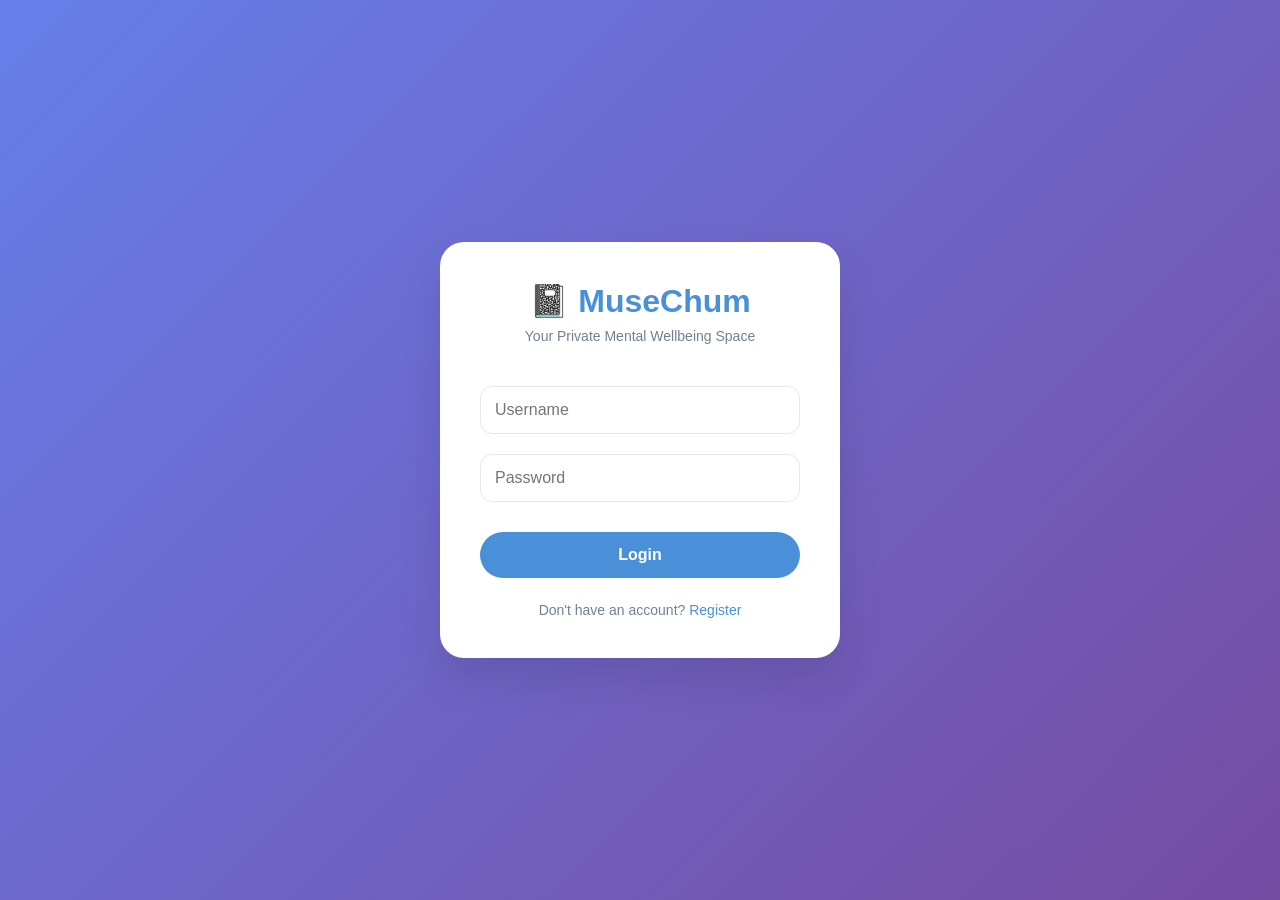
<file: frontend/index.html>
<!DOCTYPE html>
<html lang="en">
<head>
    <meta charset="UTF-8">
    <meta name="viewport" content="width=device-width, initial-scale=1.0">
    <title>MuseChum - Login</title>
    <style>
        * {
            margin: 0;
            padding: 0;
            box-sizing: border-box;
        }
        body {
            font-family: -apple-system, BlinkMacSystemFont, 'Segoe UI', Roboto, sans-serif;
            background: linear-gradient(135deg, #667eea 0%, #764ba2 100%);
            min-height: 100vh;
            display: flex;
            justify-content: center;
            align-items: center;
            padding: 20px;
        }
        .login-container {
            background: white;
            border-radius: 24px;
            padding: 40px;
            width: 100%;
            max-width: 400px;
            text-align: center;
            box-shadow: 0 20px 40px rgba(0,0,0,0.1);
        }
        h1 {
            font-size: 32px;
            color: #4A90D9;
            margin-bottom: 8px;
        }
        .subtitle {
            color: #718096;
            margin-bottom: 32px;
            font-size: 14px;
        }
        input {
            width: 100%;
            padding: 14px;
            margin: 10px 0;
            border: 1px solid #e2e8f0;
            border-radius: 12px;
            font-size: 16px;
        }
        input:focus {
            outline: none;
            border-color: #4A90D9;
        }
        button {
            background: #4A90D9;
            color: white;
            border: none;
            padding: 14px;
            border-radius: 30px;
            font-size: 16px;
            font-weight: 600;
            width: 100%;
            margin-top: 20px;
            cursor: pointer;
        }
        button:disabled {
            background: #a0aec0;
            cursor: not-allowed;
        }
        .error-message {
            color: #e53e3e;
            margin: 10px 0;
            font-size: 14px;
        }
        .register-link {
            margin-top: 24px;
            color: #718096;
            font-size: 14px;
        }
        .register-link a {
            color: #4A90D9;
            text-decoration: none;
        }
        .hidden {
            display: none;
        }
    </style>
</head>
<body>
    <div class="login-container">
        <h1>📓 MuseChum</h1>
        <div class="subtitle">Your Private Mental Wellbeing Space</div>
        
        <div id="errorMessage" class="error-message hidden"></div>
        
        <input type="text" id="username" placeholder="Username" autocomplete="off">
        <input type="password" id="password" placeholder="Password">
        
        <button id="loginBtn">Login</button>
        
        <div class="register-link">
            Don't have an account? <a href="register.html">Register</a>
        </div>
    </div>

    <script>
        const API_URL = 'http://localhost:8000';
        
        //Get DOM elements
        const usernameInput = document.getElementById('username');
        const passwordInput = document.getElementById('password');
        const loginBtn = document.getElementById('loginBtn');
        const errorDiv = document.getElementById('errorMessage');
        
        function showError(message) {
            errorDiv.textContent = message;
            errorDiv.classList.remove('hidden');
        }
        
        function hideError() {
            errorDiv.classList.add('hidden');
        }
        
        async function handleLogin() {
            const username = usernameInput.value.trim();
            const password = passwordInput.value;
            
            if (!username || !password) {
                showError('Please enter username and password');
                return;
            }
            
            hideError();
            loginBtn.disabled = true;
            loginBtn.textContent = 'Logging in...';
            
            try {
                const response = await fetch(`${API_URL}/auth/login`, {
                    method: 'POST',
                    headers: {
                        'Content-Type': 'application/json'
                    },
                    body: JSON.stringify({ username, password })
                });
                
                if (response.ok) {
                    const user = await response.json();
                    localStorage.setItem('user', JSON.stringify(user));
                    localStorage.setItem('auth', btoa(`${username}:${password}`));
                    window.location.href = 'dashboard.html';
                } else {
                    const error = await response.text();
                    showError('Invalid username or password');
                    loginBtn.disabled = false;
                    loginBtn.textContent = 'Login';
                }
            } catch (error) {
                console.error('Login error:', error);
                showError('Cannot connect to server. Is the backend running?');
                loginBtn.disabled = false;
                loginBtn.textContent = 'Login';
            }
        }
        
        //Press Enter to login
        passwordInput.addEventListener('keypress', (e) => {
            if (e.key === 'Enter') handleLogin();
        });
        
        //Button click
        loginBtn.addEventListener('click', handleLogin);
        
        //Check if already logged in
        if (localStorage.getItem('user')) {
            window.location.href = 'dashboard.html';
        }
    </script>
</body>
</html>
</file>
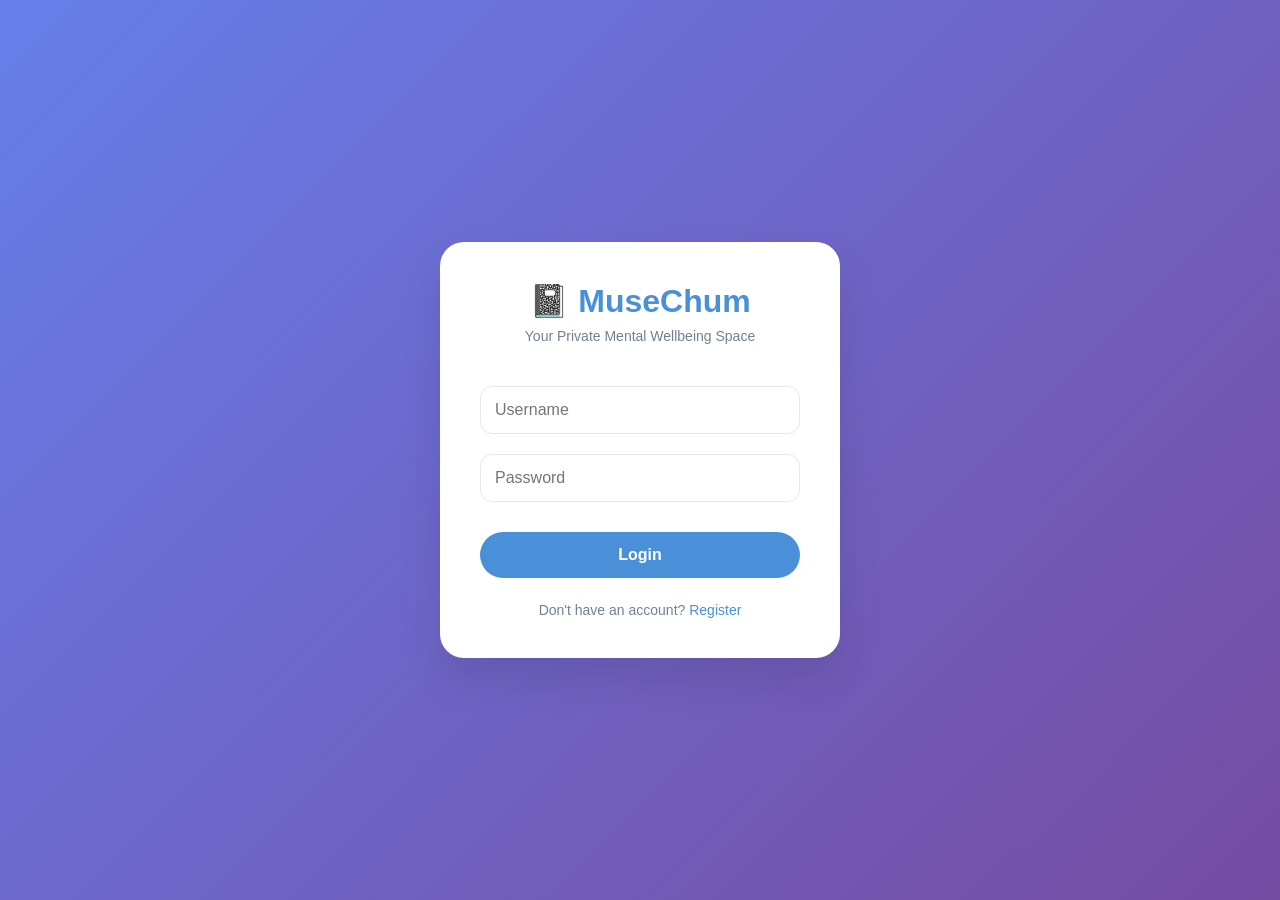
<file: frontend/chat-history.html>
<!DOCTYPE html>
<html lang="en">
<head>
    <meta charset="UTF-8">
    <meta name="viewport" content="width=device-width, initial-scale=1.0">
    <title>MuseChum - Chat History</title>
    <link href="https://fonts.googleapis.com/css2?family=Quicksand:wght@300;400;500;600;700&display=swap" rel="stylesheet">
    <link rel="stylesheet" href="css/style.css">
    <style>
        .session-card {
            border: 1px solid #F0E6D6;
            border-radius: 16px;
            padding: 16px;
            margin-bottom: 16px;
        }
        .session-header {
            display: flex;
            justify-content: space-between;
            align-items: center;
            margin-bottom: 12px;
            flex-wrap: wrap;
            gap: 10px;
        }
        .session-date {
            color: #8B7A6B;
            font-size: 14px;
        }
        .crisis-badge {
            background: #E8A598;
            color: white;
            padding: 4px 12px;
            border-radius: 20px;
            font-size: 12px;
        }
        .session-actions {
            display: flex;
            gap: 12px;
            margin-top: 12px;
        }
        .btn-export {
            background: #9CAF88;
            color: white;
            border: none;
            padding: 6px 16px;
            border-radius: 30px;
            cursor: pointer;
        }
        .btn-delete {
            background: #E8A598;
            color: white;
            border: none;
            padding: 6px 16px;
            border-radius: 30px;
            cursor: pointer;
        }
        .btn-delete-all {
            background: #E53E3E;
            color: white;
            border: none;
            padding: 10px 20px;
            border-radius: 30px;
            cursor: pointer;
            margin-bottom: 20px;
        }
        .export-options {
            display: flex;
            gap: 12px;
            margin-bottom: 20px;
            align-items: center;
            flex-wrap: wrap;
        }
        .export-options select {
            padding: 8px 16px;
            border-radius: 30px;
            border: 1px solid #F0E6D6;
            background: white;
        }
        .modal {
            display: none;
            position: fixed;
            top: 0;
            left: 0;
            width: 100%;
            height: 100%;
            background: rgba(0,0,0,0.5);
            justify-content: center;
            align-items: center;
            z-index: 2000;
        }
        .modal.active {
            display: flex;
        }
        .modal-content {
            background: white;
            border-radius: 24px;
            padding: 32px;
            max-width: 400px;
            text-align: center;
        }
        .modal-buttons {
            display: flex;
            gap: 12px;
            margin-top: 24px;
        }
        .btn-cancel {
            background: #A0AEC0;
            color: white;
            border: none;
            padding: 10px 20px;
            border-radius: 30px;
            cursor: pointer;
        }
        .btn-confirm {
            background: #E53E3E;
            color: white;
            border: none;
            padding: 10px 20px;
            border-radius: 30px;
            cursor: pointer;
        }
    </style>
</head>
<body>
    <div class="container">
        <div class="header">
            <h1>📓 MuseChum</h1>
            <div class="nav-links">
                <a href="dashboard.html">Dashboard</a>
                <a href="journal.html">Journal</a>
                <a href="chat.html">Chat</a>
                <a href="mood.html">Wellbeing</a>
                <a href="settings.html">Settings</a>
                <a href="#" onclick="logout()" style="color: #E8A598;">Logout</a>
            </div>
        </div>

        <div class="card">
            <h2>💬 Chat History</h2>
            
            <div class="export-options">
                <select id="exportFormat">
                    <option value="txt">TXT Format</option>
                    <option value="json">JSON Format</option>
                </select>
                <button id="exportAllBtn" class="btn-export">Export All Chats</button>
                <button id="deleteAllBtn" class="btn-delete-all">Delete All Chat History</button>
            </div>
            
            <div id="sessionsList">Loading...</div>
        </div>
    </div>

    <!-- Delete Session Modal -->
    <div id="deleteSessionModal" class="modal">
        <div class="modal-content">
            <h3>Delete Session</h3>
            <p>Are you sure you want to delete this conversation?</p>
            <div class="modal-buttons">
                <button class="btn-cancel" id="cancelSessionDelete">Cancel</button>
                <button class="btn-confirm" id="confirmSessionDelete">Delete</button>
            </div>
        </div>
    </div>


    <div id="deleteAllModal" class="modal">
        <div class="modal-content">
            <h3>Delete All Chat History</h3>
            <p>Are you sure? This will delete ALL your conversations permanently.</p>
            <div class="modal-buttons">
                <button class="btn-cancel" id="cancelAllDelete">Cancel</button>
                <button class="btn-confirm" id="confirmAllDelete">Delete All</button>
            </div>
        </div>
    </div>

    <script>
        const API_URL = 'http://localhost:8000';
        let currentSessionToDelete = null;
        
        function getAuth() {
            const auth = localStorage.getItem('auth');
            return auth ? { 'Authorization': 'Basic ' + auth } : {};
        }
        
        function logout() {
            localStorage.clear();
            window.location.href = 'index.html';
        }
        
        if (!localStorage.getItem('user')) {
            window.location.href = 'index.html';
        }
        
        async function loadSessions() {
            const container = document.getElementById('sessionsList');
            container.innerHTML = 'Loading...';
            
            try {
                const response = await fetch(`${API_URL}/chat/history`, {
                    headers: getAuth()
                });
                
                if (response.ok) {
                    const data = await response.json();
                    const sessions = data.sessions || [];
                    
                    if (sessions.length === 0) {
                        container.innerHTML = '<div class="empty-state">No chat history yet. Start a conversation!</div>';
                        return;
                    }
                    
                    let html = '';
                    for (let i = 0; i < sessions.length; i++) {
                        const s = sessions[i];
                        const date = new Date(s.started_at).toLocaleString();
                        const msgCount = s.messages ? s.messages.length : 0;
                        const crisisBadge = s.crisis_detected ? '<span class="crisis-badge">⚠️ Crisis Support Given</span>' : '';
                        
                        html += `
                            <div class="session-card" data-session-id="${s.session_id}">
                                <div class="session-header">
                                    <div>
                                        <span class="session-date">${date}</span>
                                        ${crisisBadge}
                                    </div>
                                    <span>${msgCount} messages</span>
                                </div>
                                <div class="session-actions">
                                    <button class="btn-export" onclick="exportSession('${s.session_id}')">Export</button>
                                    <button class="btn-delete" onclick="showDeleteModal('${s.session_id}')">Delete</button>
                                </div>
                            </div>
                        `;
                    }
                    container.innerHTML = html;
                } else if (response.status === 401) {
                    window.location.href = 'index.html';
                } else {
                    container.innerHTML = '<div class="empty-state">Failed to load chat history</div>';
                }
            } catch (error) {
                container.innerHTML = '<div class="empty-state">Cannot connect to server</div>';
            }
        }
        
        window.showDeleteModal = function(sessionId) {
            currentSessionToDelete = sessionId;
            document.getElementById('deleteSessionModal').classList.add('active');
        };
        
        window.exportSession = async function(sessionId) {
            const format = document.getElementById('exportFormat').value;
            
            try {
                const response = await fetch(`${API_URL}/chat/export/${sessionId}`, {
                    headers: getAuth()
                });
                
                if (response.ok) {
                    const data = await response.json();
                    downloadFile(data, format, `session-${sessionId}`);
                } else {
                    alert('Failed to export session');
                }
            } catch (error) {
                alert('Cannot connect to server');
            }
        };
        
        async function exportAll() {
            const format = document.getElementById('exportFormat').value;
            
            try {
                const response = await fetch(`${API_URL}/chat/export/all`, {
                    headers: getAuth()
                });
                
                if (response.ok) {
                    const data = await response.json();
                    downloadFile(data, format, 'all-chats');
                } else {
                    alert('Failed to export chats');
                }
            } catch (error) {
                alert('Cannot connect to server');
            }
        }
        
        function downloadFile(data, format, filename) {
            let content, extension, mimeType;
            
            if (format === 'json') {
                content = JSON.stringify(data, null, 2);
                extension = 'json';
                mimeType = 'application/json';
            } else {
                let text = `MuseChum Chat Export\n`;
                text += `Generated: ${new Date().toLocaleString()}\n`;
                text += `${'='.repeat(50)}\n\n`;
                
                if (data.sessions) {
                    for (const session of data.sessions) {
                        text += `Session: ${new Date(session.started_at).toLocaleString()}\n`;
                        text += `${'-'.repeat(30)}\n`;
                        for (const msg of session.messages) {
                            text += `[${new Date(msg.timestamp).toLocaleTimeString()}] ${msg.sender.toUpperCase()}: ${msg.content}\n`;
                        }
                        text += `\n${'='.repeat(50)}\n\n`;
                    }
                }
                
                content = text;
                extension = 'txt';
                mimeType = 'text/plain';
            }
            
            const blob = new Blob([content], { type: mimeType });
            const url = URL.createObjectURL(blob);
            const a = document.createElement('a');
            a.href = url;
            a.download = `musechum-${filename}.${extension}`;
            document.body.appendChild(a);
            a.click();
            document.body.removeChild(a);
            URL.revokeObjectURL(url);
        }
        
        async function deleteSession() {
            if (!currentSessionToDelete) return;
            
            try {
                const response = await fetch(`${API_URL}/chat/session/${currentSessionToDelete}`, {
                    method: 'DELETE',
                    headers: getAuth()
                });
                
                if (response.ok) {
                    document.getElementById('deleteSessionModal').classList.remove('active');
                    loadSessions();
                } else {
                    alert('Failed to delete session');
                }
            } catch (error) {
                alert('Cannot connect to server');
            }
            currentSessionToDelete = null;
        }
        
        async function deleteAllSessions() {
            try {
                const response = await fetch(`${API_URL}/chat/all`, {
                    method: 'DELETE',
                    headers: getAuth()
                });
                
                if (response.ok) {
                    document.getElementById('deleteAllModal').classList.remove('active');
                    loadSessions();
                } else {
                    alert('Failed to delete all chats');
                }
            } catch (error) {
                alert('Cannot connect to server');
            }
        }
        
        document.getElementById('exportAllBtn').addEventListener('click', exportAll);
        document.getElementById('deleteAllBtn').addEventListener('click', () => {
            document.getElementById('deleteAllModal').classList.add('active');
        });
        document.getElementById('cancelSessionDelete').addEventListener('click', () => {
            document.getElementById('deleteSessionModal').classList.remove('active');
            currentSessionToDelete = null;
        });
        document.getElementById('confirmSessionDelete').addEventListener('click', deleteSession);
        document.getElementById('cancelAllDelete').addEventListener('click', () => {
            document.getElementById('deleteAllModal').classList.remove('active');
        });
        document.getElementById('confirmAllDelete').addEventListener('click', deleteAllSessions);
        
        loadSessions();
    </script>
</body>
</html>
</file>
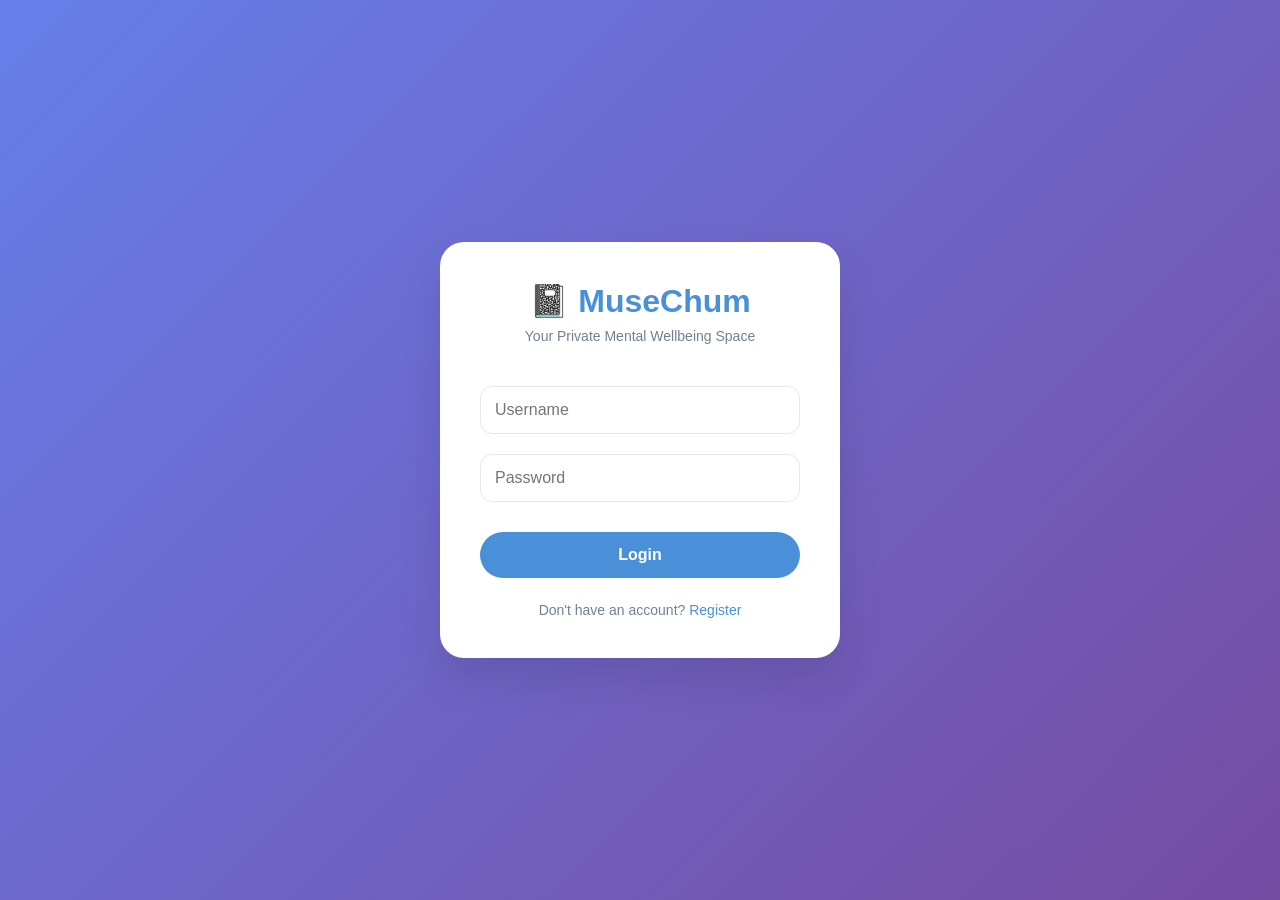
<file: frontend/chat.html>
<!DOCTYPE html>
<html lang="en">
<head>
    <meta charset="UTF-8">
    <meta name="viewport" content="width=device-width, initial-scale=1.0">
    <title>MuseChum - Chat</title>
    <link href="https://fonts.googleapis.com/css2?family=Quicksand:wght@300;400;500;600;700&display=swap" rel="stylesheet">
    <link rel="stylesheet" href="css/style.css">
    <style>
        .chat-container {
            background: var(--card-warm);
            border-radius: 32px;
            padding: 24px;
            height: 550px;
            display: flex;
            flex-direction: column;
            box-shadow: var(--shadow-soft);
        }
        .warning-banner {
            background: #e53e3e;
            color: white;
            padding: 8px;
            border-radius: 8px;
            text-align: center;
            font-size: 12px;
            margin-bottom: 15px;
        }
        .chat-messages {
            flex: 1;
            overflow-y: auto;
            margin-bottom: 20px;
            padding: 10px;
        }
        .message {
            margin: 16px 0;
            display: flex;
            animation: fadeInUp 0.3s ease;
        }
        .message.user {
            justify-content: flex-end;
        }
        .message.user .message-content {
            background: linear-gradient(135deg, #9CAF88 0%, #8BAF78 100%);
            color: white;
            padding: 12px 20px;
            border-radius: 28px;
            border-bottom-right-radius: 8px;
            max-width: 75%;
        }
        .message.bot .message-content {
            background: #F2D5A0;
            color: #5C4B3A;
            padding: 12px 20px;
            border-radius: 28px;
            border-bottom-left-radius: 8px;
            max-width: 75%;
        }
        .input-area {
            display: flex;
            gap: 12px;
        }
        .input-area input {
            flex: 1;
            padding: 14px 18px;
            border: 2px solid #F0E6D6;
            border-radius: 60px;
            font-family: inherit;
            transition: all 0.3s ease;
        }
        .input-area input:focus {
            outline: none;
            border-color: #9CAF88;
        }
        .input-area button {
            background: #9CAF88;
            color: white;
            border: none;
            padding: 14px 28px;
            border-radius: 60px;
            cursor: pointer;
        }
        .crisis-alert {
            background: #fee2e2;
            border: 2px solid #e53e3e;
            border-radius: 12px;
            padding: 12px;
            margin-top: 12px;
            color: #e53e3e;
            font-size: 13px;
            text-align: center;
        }
        .hidden {
            display: none;
        }
        @keyframes fadeInUp {
            from { opacity: 0; transform: translateY(10px); }
            to { opacity: 1; transform: translateY(0); }
        }
    </style>
</head>
<body>
    <div class="container">
        <div class="header">
            <h1>📓 MuseChum</h1>
            <div class="nav-links">
                <a href="dashboard.html">Dashboard</a>
                <a href="journal.html">Journal</a>
                <a href="chat.html" class="active">Chat</a>
                <a href="mood.html">Wellbeing</a>
                <a href="settings.html">Settings</a>
                <a href="#" onclick="logout()" style="color: #E8A598;">Logout</a>
            </div>
        </div>

        <div class="chat-container">
            <div class="warning-banner">
                🤖 Supportive conversation • Not a crisis service
            </div>
            <div class="chat-messages" id="chatMessages">
                <div class="message bot">
                    <div class="message-content">Hello! I'm here to listen. What's on your mind today?</div>
                </div>
            </div>
            <div class="input-area">
                <input type="text" id="messageInput" placeholder="Type your message...">
                <button id="sendBtn">Send</button>
            </div>
            <div id="crisisAlert" class="crisis-alert hidden">
                🆘 If you're in crisis, please reach out:<br>
                Samaritans: 116 123 (free, 24/7)<br>
                NHS 111: 111<br>
                SHOUT: Text 85258
            </div>
            <div class="resources-section" style="margin-top: 12px; text-align: center;">
                <p style="font-size: 12px; color: var(--text-light); margin-bottom: 8px;">Helpful resources:</p>
                <div style="display: flex; gap: 10px; justify-content: center; flex-wrap: wrap;">
                    <a href="https://www.samaritans.org" target="_blank" style="font-size: 12px; color: #9CAF88; text-decoration: none;">Samaritans</a>
                    <a href="https://www.nhs.uk/mental-health" target="_blank" style="font-size: 12px; color: #9CAF88; text-decoration: none;">NHS Mental Health</a>
                    <a href="https://www.mind.org.uk" target="_blank" style="font-size: 12px; color: #9CAF88; text-decoration: none;">Mind</a>
                    <a href="https://www.giveusashout.org" target="_blank" style="font-size: 12px; color: #9CAF88; text-decoration: none;">SHOUT</a>
                    <a href="https://www.calm.com" target="_blank" style="font-size: 12px; color: #9CAF88; text-decoration: none;">Calm</a>
                </div>
            </div>
        </div>
    </div>

    <script>
        const API_URL = 'http://localhost:8000';
        let conversationHistory = [];
        let detectedName = null;
        
        function getAuth() {
            const auth = localStorage.getItem('auth');
            return auth ? { 'Authorization': 'Basic ' + auth } : {};
        }
        
        function escapeHtml(text) {
            const div = document.createElement('div');
            div.textContent = text;
            return div.innerHTML;
        }
        
        function addMessage(text, sender) {
            const container = document.getElementById('chatMessages');
            const msgDiv = document.createElement('div');
            msgDiv.className = `message ${sender}`;
            const formattedText = text.replace(/\n/g, `<br>`);
            msgDiv.innerHTML = `<div class="message-content">${formattedText}</div>`;
            container.appendChild(msgDiv);
            container.scrollTop = container.scrollHeight;
            
            conversationHistory.push({ sender: sender, text: text });
            if (conversationHistory.length > 20) conversationHistory.shift();
        }
        
        function extractName(message) {
            const patterns = [
                /my name is (\w+)/i,
                /i'm (\w+)/i,
                /i am (\w+)/i,
                /call me (\w+)/i
            ];
            for (const pattern of patterns) {
                const match = message.match(pattern);
                if (match) return match[1].charAt(0).toUpperCase() + match[1].slice(1);
            }
            return null;
        }
        
        async function sendMessage() {
            const input = document.getElementById('messageInput');
            const message = input.value.trim();
            
            if (!message) return;
            
            addMessage(message, 'user');
            input.value = '';
            
            const name = extractName(message);
            if (name) {
                detectedName = name;
                console.log('Name detected:', detectedName);
            }
            
            try {
                const response = await fetch(`${API_URL}/chat/`, {
                    method: 'POST',
                    headers: {
                        'Content-Type': 'application/json',
                        ...getAuth()
                    },
                    body: JSON.stringify({ message: message })
                });
                
                if (response.ok) {
                    const data = await response.json();
                    let reply = data.reply;
                    
                    if (detectedName && reply.includes('Hello')) {
                        reply = `Nice to meet you ${detectedName}! ${reply.replace('Hello', '')}`;
                    } else if (detectedName && Math.random() > 0.8) {
                        reply = `${detectedName}, ${reply.toLowerCase()}`;
                    }
                    
                    addMessage(reply, 'bot');
                    
                    if (data.category === 'CRISIS') {
                        document.getElementById('crisisAlert').classList.remove('hidden');
                    } else {
                        document.getElementById('crisisAlert').classList.add('hidden');
                    }
                } else if (response.status === 401) {
                    addMessage('Session expired. Please login again.', 'bot');
                    setTimeout(() => window.location.href = 'index.html', 2000);
                } else {
                    addMessage('Sorry, I had trouble responding. Please try again.', 'bot');
                }
            } catch (error) {
                console.error('Chat error:', error);
                addMessage('Cannot connect to server. Is the backend running?', 'bot');
            }
        }
        
        function logout() {
            localStorage.clear();
            window.location.href = 'index.html';
        }
        
        if (!localStorage.getItem('user')) {
            window.location.href = 'index.html';
        }
        
        const user = JSON.parse(localStorage.getItem('user') || '{}');
        if (user.username) {
            detectedName = user.username;
        }
        
        document.getElementById('sendBtn').addEventListener('click', sendMessage);
        document.getElementById('messageInput').addEventListener('keypress', function(e) {
            if (e.key === 'Enter') sendMessage();
        });
    </script>
</body>
</html>
</file>
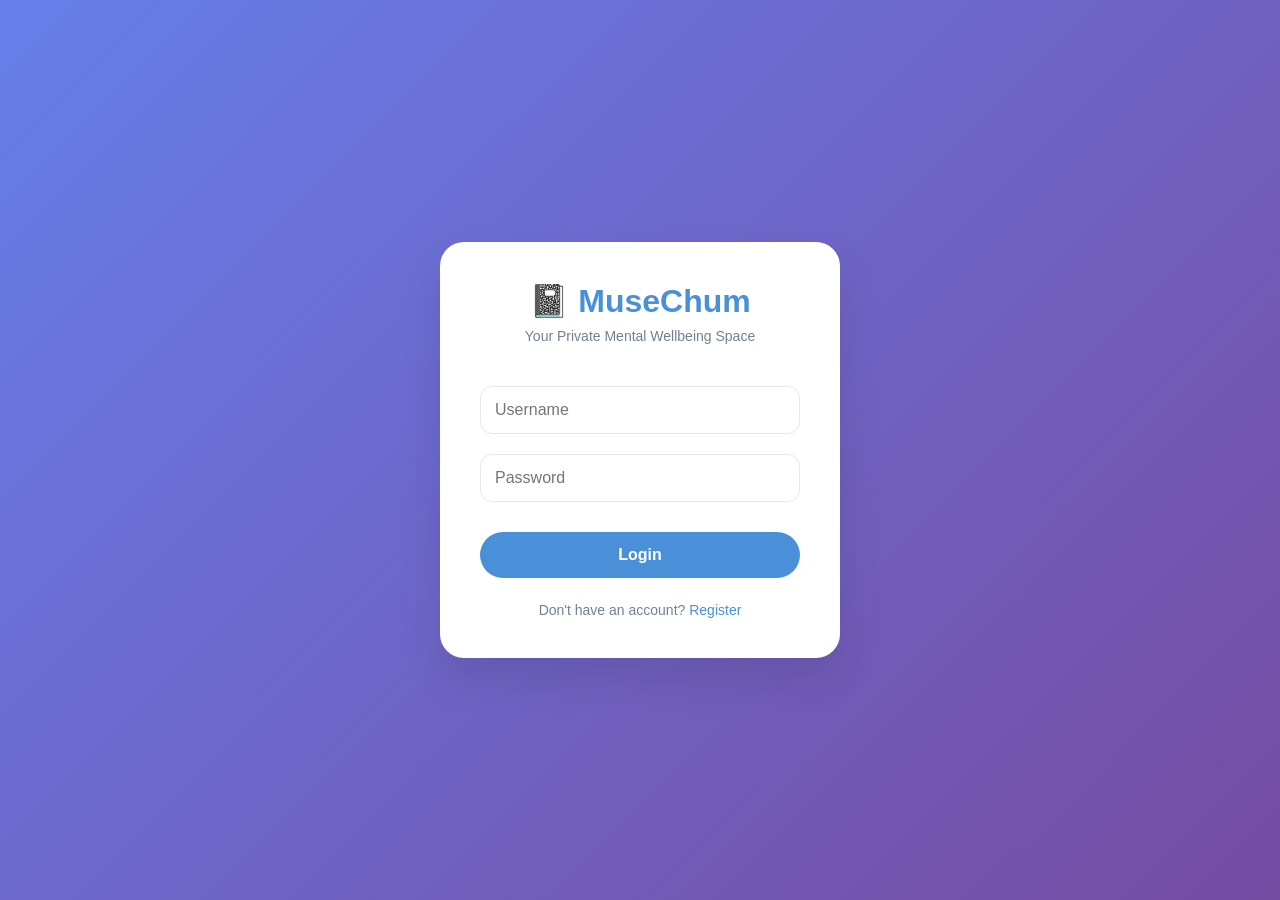
<file: frontend/dashboard.html>
<!DOCTYPE html>
<html lang="en">
<head>
    <meta charset="UTF-8">
    <meta name="viewport" content="width=device-width, initial-scale=1.0">
    <title>MuseChum - Dashboard</title>
    <link href="https://fonts.googleapis.com/css2?family=Quicksand:wght@300;400;500;600;700&display=swap" rel="stylesheet">
    <link rel="stylesheet" href="css/style.css">
    <style>
        /* Only dashboard-specific styles */
        .welcome-card {
            background: linear-gradient(135deg, #FDF8F0 0%, #FFF5E8 100%);
            border-radius: 32px;
            padding: 32px;
            text-align: center;
            margin-bottom: 24px;
            animation: fadeInUp 0.5s ease;
        }
        .quick-links {
            display: grid;
            grid-template-columns: repeat(auto-fit, minmax(140px, 1fr));
            gap: 20px;
        }
        .quick-link-card {
            background: var(--card-warm);
            padding: 28px 20px;
            text-align: center;
            border-radius: 32px;
            text-decoration: none;
            color: var(--text-soft);
            transition: all 0.3s cubic-bezier(0.34, 1.2, 0.64, 1);
            box-shadow: var(--shadow-soft);
            border: 1px solid rgba(156, 175, 136, 0.1);
        }
        .quick-link-card:hover {
            transform: translateY(-8px);
            box-shadow: var(--shadow-hover);
        }
        .quick-link-card .icon {
            font-size: 48px;
            display: block;
            margin-bottom: 12px;
        }
        .breathing-modal {
            display: none;
            position: fixed;
            top: 0;
            left: 0;
            width: 100%;
            height: 100%;
            background: rgba(0,0,0,0.7);
            justify-content: center;
            align-items: center;
            z-index: 2000;
        }
        .breathing-modal.active { display: flex; }
        .breathing-circle {
            width: 200px;
            height: 200px;
            background: #9CAF88;
            border-radius: 50%;
            display: flex;
            justify-content: center;
            align-items: center;
            flex-direction: column;
            animation: breathe 8s ease-in-out infinite;
            color: white;
            font-size: 20px;
            text-align: center;
            padding: 20px;
        }
        @keyframes breathe {
            0%, 100% { transform: scale(1); opacity: 0.7; }
            50% { transform: scale(1.3); opacity: 1; }
        }
    </style>
</head>
<body>
    <div class="container">
        <div class="header">
            <h1>📓 MuseChum</h1>
            <div class="nav-links">
                <a href="dashboard.html" class="active">Dashboard</a>
                <a href="journal.html">Journal</a>
                <a href="chat.html">Chat</a>
                <a href="mood.html">Wellbeing</a>
                <a href="settings.html">Settings</a>
                <a href="#" class="logout-link" onclick="logout()">Logout</a>
            </div>
        </div>
        <div class="welcome-card floating">
            <h2>Welcome back, <span id="username"></span>! 🌸</h2>
            <p>Your safe space for reflection and growth</p>
        </div>

        <div class="quick-links">
            <a href="journal.html" class="quick-link-card">
                <span class="icon">📝</span>
                <h3>Journal</h3>
                <p>Write your thoughts</p>
            </a>
            <a href="chat.html" class="quick-link-card">
                <span class="icon">💬</span>
                <h3>Chat</h3>
                <p>Talk to AI companion</p>
            </a>
            <a href="mood.html" class="quick-link-card">
                <span class="icon">😊</span>
                <h3>Wellbeing</h3>
                <p>Track your feelings</p>
            </a>
        </div>
        
       

        <div class="breathing-card" onclick="startBreathing()">
            <div class="breathing-icon">🧘</div>
            <div class="breathing-text">Take a moment to breathe</div>
            <div class="breathing-sub">A 30-second calming exercise</div>
        </div>
    
    
    
        <div class="quote-container" id="dailyQuoteCard">
            <div class="quote-icon"></div>
            <div class="quote-text">Loading daily inspiration...</div>
            <div class="quote-author"></div>
        </div>
    </div>

    <script src="js/api.js"></script>
    <script src="js/auth.js"></script>
    <script>
        if (!isLoggedIn()) window.location.href = 'index.html';
        
        const user = getCurrentUser();
        if (user) document.getElementById('username').textContent = user.username;
    </script>


    <script>
    //Local quote library
    const quoteLibrary = [
        { q: "You are stronger than you think.", a: "Unknown" },
        { q: "Every day is a new beginning. Take a deep breath.", a: "Unknown" },
        { q: "Small steps every day lead to big changes.", a: "Unknown" },
        { q: "Be kind to yourself today. You're doing your best.", a: "MuseChum" },
        { q: "It's okay to not be okay. You're not alone.", a: "Unknown" },
        { q: "Progress, not perfection.", a: "Unknown" },
        { q: "You've survived 100% of your bad days. You've got this.", a: "Unknown" },
        { q: "Rest is productive. You don't have to earn it.", a: "MuseChum" },
        { q: "The only way out is through.", a: "Robert Frost" },
        { q: "This too shall pass.", a: "Persian proverb" },
        { q: "You are enough just as you are.", a: "Unknown" },
        { q: "Feel the fear and do it anyway.", a: "Susan Jeffers" },
        { q: "One small positive thought can change your whole day.", a: "Zig Ziglar" }
    ];

//Get a random daily quote
    function loadDailyQuote() {
    
        const today = new Date().toDateString();
        let hash = 0;
        for (let i = 0; i < today.length; i++) {
            hash = ((hash << 5) - hash) + today.charCodeAt(i);
            hash |= 0;
        }
        const index = Math.abs(hash) % quoteLibrary.length;
        const quote = quoteLibrary[index];
    
        document.querySelector('.quote-text').innerHTML = `"${quote.q}"`;
        document.querySelector('.quote-author').innerHTML = `— ${quote.a}`;
    }

//Load quote when page loads
    loadDailyQuote();
    </script>

    <script>
    function startBreathing() {
        const modal = document.createElement('div');
        modal.className = 'breathing-modal';
        modal.innerHTML = `
            <div class="breathing-circle">
                <div>Breathe In</div>
                <div style="font-size: 12px; margin-top: 10px;">4 seconds</div>
            </div>
        `;
        document.body.appendChild(modal);
        modal.classList.add('active');
    
        let step = 0;
        const breaths = ['Breathe In', 'Hold', 'Breathe Out', 'Hold'];
        const circle = modal.querySelector('.breathing-circle');
    
        const interval = setInterval(() => {
            step = (step + 1) % 4;
            circle.innerHTML = `<div>${breaths[step]}</div><div style="font-size: 12px; margin-top: 10px;">4 seconds</div>`;
        }, 4000);
    
        setTimeout(() => {
            clearInterval(interval);
            modal.remove();
        }, 32000);
    }
    </script>



</body>
</html>
</file>
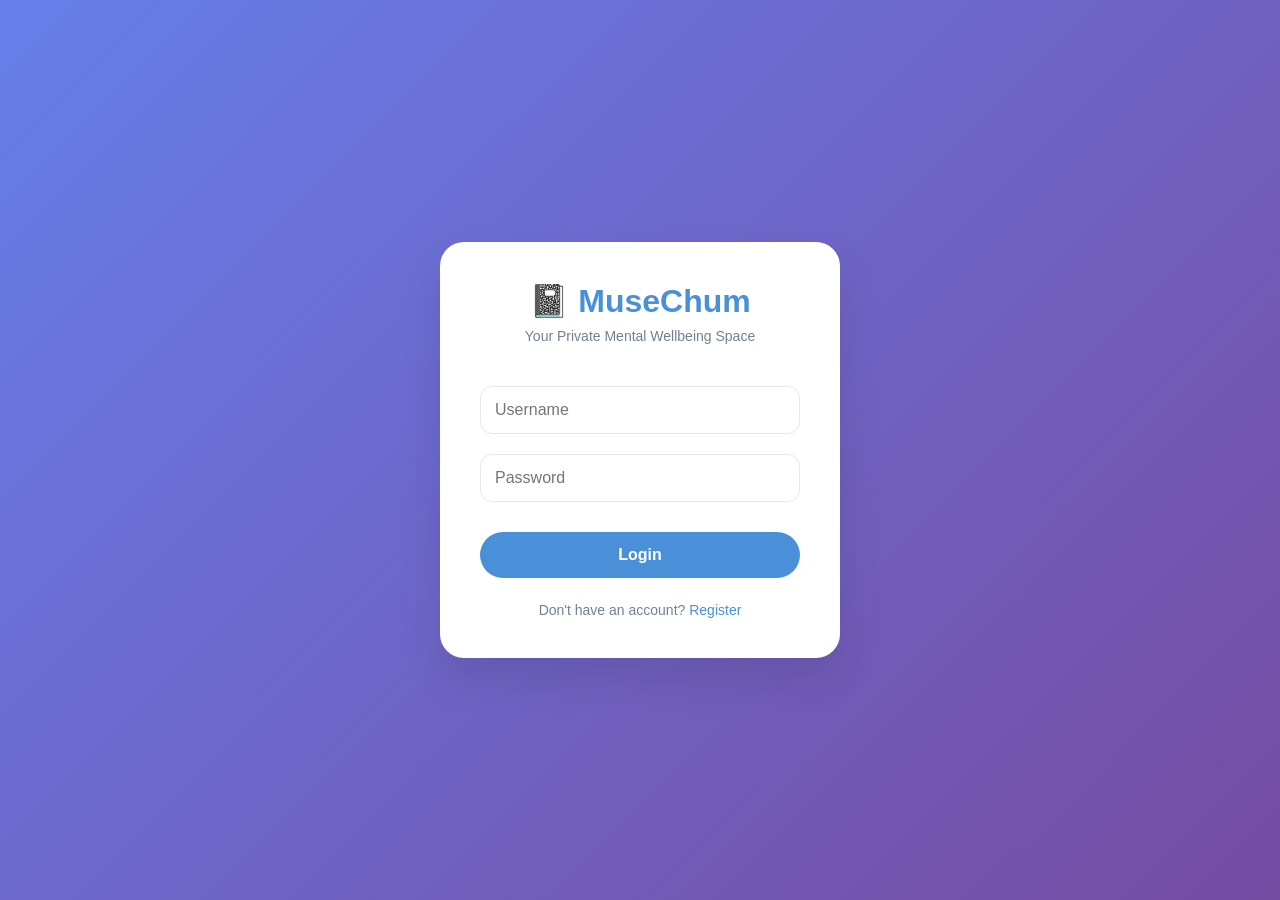
<file: frontend/journal.html>
<!DOCTYPE html>
<html lang="en">
<head>
    <meta charset="UTF-8">
    <meta name="viewport" content="width=device-width, initial-scale=1.0">
    <title>MuseChum - Journal</title>
    <link href="https://fonts.googleapis.com/css2?family=Quicksand:wght@300;400;500;600;700&display=swap" rel="stylesheet">
    <link rel="stylesheet" href="css/style.css">
    <style>
        .mood-selector {
            display: flex;
            gap: 20px;
            justify-content: center;
            margin: 20px 0;
        }
        .mood-option {
            font-size: 40px;
            cursor: pointer;
            padding: 8px;
            border-radius: 50%;
            transition: all 0.3s ease;
            background: transparent;
        }
        .mood-option.selected {
            background: #F2D5A0;
            transform: scale(1.1);
            box-shadow: 0 4px 12px rgba(0,0,0,0.1);
        }
        .entry {
            border-bottom: 1px solid #F0E6D6;
            padding: 20px;
            margin-bottom: 12px;
            border-radius: 20px;
        }
        .entry:hover {
            background: rgba(156, 175, 136, 0.05);
        }
        .entry-mood {
            font-size: 32px;
        }
        .entry-date {
            color: #8B7A6B;
            font-size: 12px;
            margin-left: 12px;
        }
        .delete-btn {
            color: #E8A598;
            cursor: pointer;
            font-size: 12px;
        }
        .toast {
            position: fixed;
            bottom: 20px;
            right: 20px;
            background: #9CAF88;
            color: white;
            padding: 12px 24px;
            border-radius: 30px;
            font-size: 14px;
            z-index: 1000;
            animation: slideIn 0.3s ease;
        }
        .toast.error {
            background: #E8A598;
        }
        @keyframes slideIn {
            from { transform: translateX(100%); opacity: 0; }
            to { transform: translateX(0); opacity: 1; }
        }
        .empty-state {
            text-align: center;
            padding: 40px;
            color: #8B7A6B;
        }
    </style>
</head>
<body>
    <div class="container">
        <div class="header">
            <h1>📓 MuseChum</h1>
            <div class="nav-links">
                <a href="dashboard.html">Dashboard</a>
                <a href="journal.html" class="active">Journal</a>
                <a href="chat.html">Chat</a>
                <a href="mood.html">Wellbeing</a>
                <a href="settings.html">Settings</a>
                <a href="#" onclick="logout()" style="color: #E8A598;">Logout</a>
            </div>
        </div>

        <!-- Create New Entry -->
        <div class="card">
            <h3>✍️ Write New Entry</h3>
            <div class="mood-selector" id="moodSelector">
                <span class="mood-option" data-mood="1">😢</span>
                <span class="mood-option" data-mood="2">😐</span>
                <span class="mood-option" data-mood="3">🙂</span>
                <span class="mood-option" data-mood="4">😊</span>
                <span class="mood-option" data-mood="5">🤗</span>
            </div>
            <textarea id="journalContent" rows="4" placeholder="What's on your mind today?"></textarea>
            <button class="save-btn" id="saveBtn">Save Entry</button>
        </div>

        <!-- Entries List -->
        <div class="card">
            <h3>📖 Previous Entries</h3>
            <div id="entriesList">Loading...</div>
        </div>
    </div>

    <script>
        const API_URL = 'http://localhost:8000';
        let selectedMoodValue = null;
        
        function getAuth() {
            const auth = localStorage.getItem('auth');
            return auth ? { 'Authorization': 'Basic ' + auth } : {};
        }
        
        // Simple emoji mapping - 1 to 5
        function getEmojiFromScore(score) {
            if (score === 1) return '😢';
            if (score === 2) return '😐';
            if (score === 3) return '🙂';
            if (score === 4) return '😊';
            if (score === 5) return '🤗';
            return '🙂';
        }
        
        function escapeHtml(text) {
            const div = document.createElement('div');
            div.textContent = text;
            return div.innerHTML;
        }
        
        function showToast(message, isError = false) {
            const toast = document.createElement('div');
            toast.className = `toast ${isError ? 'error' : ''}`;
            toast.textContent = message;
            document.body.appendChild(toast);
            setTimeout(() => toast.remove(), 2000);
        }
        
        function logout() {
            localStorage.clear();
            window.location.href = 'index.html';
        }
        
        if (!localStorage.getItem('user')) {
            window.location.href = 'index.html';
        }
        
        //Setup mood selector - simple click handler
        const moodOptions = document.querySelectorAll('.mood-option');
        
        function clearMoodSelection() {
            moodOptions.forEach(opt => opt.classList.remove('selected'));
        }
        
        moodOptions.forEach(option => {
            option.addEventListener('click', function() {
                clearMoodSelection();
                this.classList.add('selected');
                selectedMoodValue = parseInt(this.getAttribute('data-mood'));
                console.log('Selected mood value:', selectedMoodValue);
            });
        });
        
        //Save entry
        async function saveEntry() {
            const content = document.getElementById('journalContent').value;
            
            if (!content.trim()) {
                showToast('Please write something first', true);
                return;
            }
            
            if (selectedMoodValue === null) {
                showToast('Please select a mood', true);
                return;
            }
            
            console.log('Saving - Mood value:', selectedMoodValue);
            
            const saveBtn = document.getElementById('saveBtn');
            saveBtn.disabled = true;
            saveBtn.textContent = 'Saving...';
            
            try {
                const response = await fetch(`${API_URL}/journal/`, {
                    method: 'POST',
                    headers: {
                        'Content-Type': 'application/json',
                        ...getAuth()
                    },
                    body: JSON.stringify({
                        content: content,
                        mood: selectedMoodValue
                    })
                });
                
                if (response.ok) {
                    showToast('Entry saved!');
                    document.getElementById('journalContent').value = '';
                    clearMoodSelection();
                    selectedMoodValue = null;
                    loadEntries();
                } else {
                    showToast('Failed to save', true);
                }
            } catch (error) {
                console.error('Save error:', error);
                showToast('Cannot connect to server', true);
            } finally {
                saveBtn.disabled = false;
                saveBtn.textContent = 'Save Entry';
            }
        }
        
        //Load entries
        async function loadEntries() {
            const container = document.getElementById('entriesList');
            container.innerHTML = 'Loading...';
            
            try {
                const response = await fetch(`${API_URL}/journal/`, {
                    headers: getAuth()
                });
                
                if (response.ok) {
                    const data = await response.json();
                    const entries = data.entries || [];
                    
                    console.log('Loaded entries:', entries);
                    
                    if (entries.length === 0) {
                        container.innerHTML = '<div class="empty-state">No entries yet. Write your first one above!</div>';
                        return;
                    }
                    
                    let html = '';
                    for (let i = 0; i < entries.length; i++) {
                        const entry = entries[i];
                        const moodScore = entry.mood_score;
                        const moodEmoji = getEmojiFromScore(moodScore);
                        const contentText = entry.content || entry.encrypted_content || '';
                        const date = new Date(entry.created_at).toLocaleDateString();
                        
                        console.log(`Entry ${i}: mood_score=${moodScore}, emoji=${moodEmoji}`);
                        
                        html += `
                            <div class="entry">
                                <div style="display: flex; justify-content: space-between; align-items: center;">
                                    <div>
                                        <span class="entry-mood">${moodEmoji}</span>
                                        <span class="entry-date">${date}</span>
                                    </div>
                                    <span class="delete-btn" onclick="deleteEntry('${entry.id}')">Delete</span>
                                </div>
                                <p style="margin-top: 10px;">${escapeHtml(contentText.substring(0, 200))}</p>
                            </div>
                        `;
                    }
                    container.innerHTML = html;
                } else {
                    container.innerHTML = '<div class="empty-state">Failed to load entries</div>';
                }
            } catch (error) {
                console.error('Load error:', error);
                container.innerHTML = '<div class="empty-state">Cannot connect to server</div>';
            }
        }
        
        //Delete entry
        window.deleteEntry = async function(id) {
            if (!confirm('Delete this entry?')) return;
            
            try {
                const response = await fetch(`${API_URL}/journal/${id}`, {
                    method: 'DELETE',
                    headers: getAuth()
                });
                
                if (response.ok) {
                    showToast('Entry deleted');
                    loadEntries();
                } else {
                    showToast('Failed to delete', true);
                }
            } catch (error) {
                showToast('Cannot connect to server', true);
            }
        };
        
        document.getElementById('saveBtn').addEventListener('click', saveEntry);
        loadEntries();
    </script>
</body>
</html>
</file>
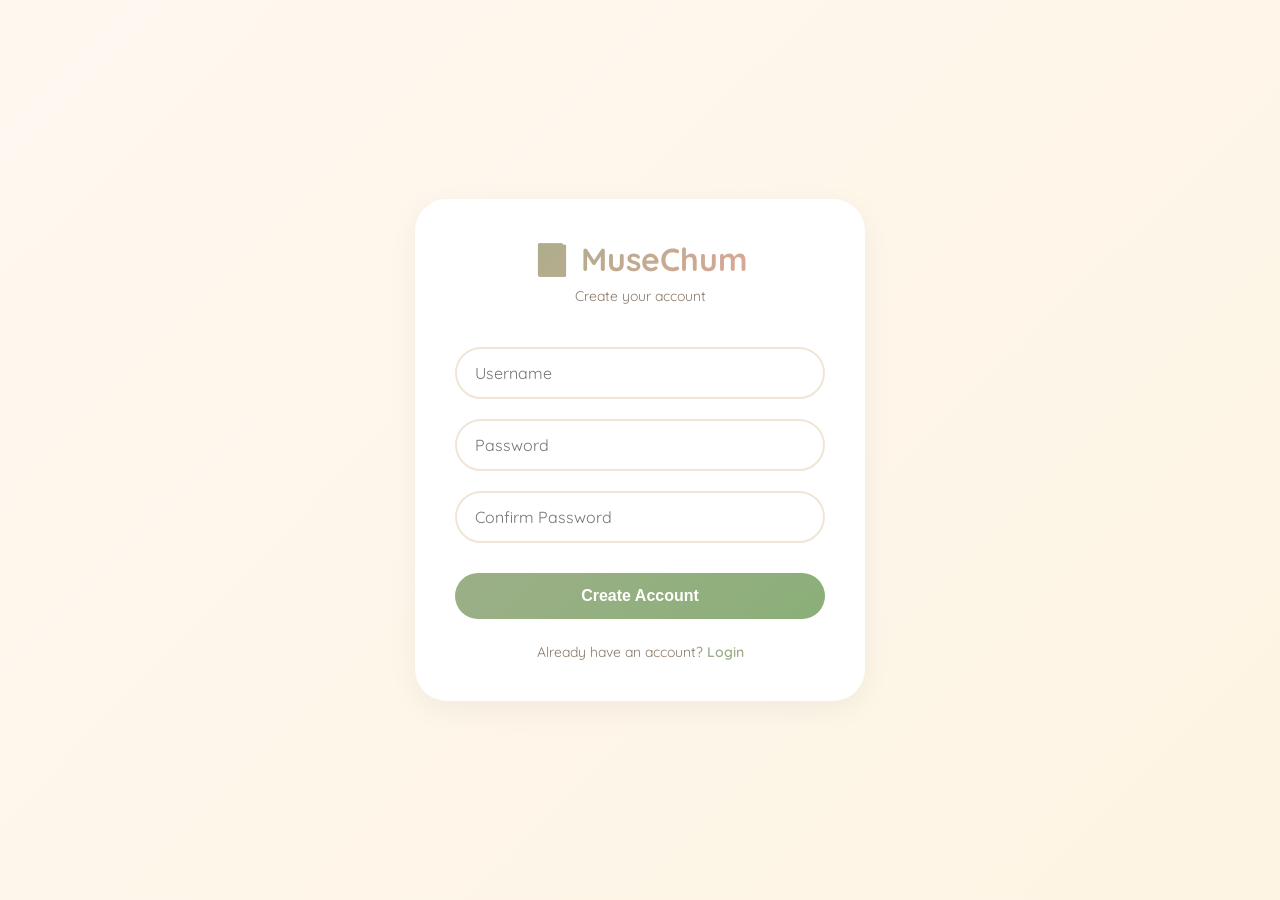
<file: frontend/register.html>
<!DOCTYPE html>
<html lang="en">
<head>
    <meta charset="UTF-8">
    <meta name="viewport" content="width=device-width, initial-scale=1.0">
    <title>MuseChum - Register</title>
    <link href="https://fonts.googleapis.com/css2?family=Quicksand:wght@300;400;500;600;700&display=swap" rel="stylesheet">
    <style>
        :root {
            --bg-warm: #FFF8F0;
            --card-warm: #FFFFFF;
            --accent-sage: #9CAF88;
            --accent-terracotta: #E8A598;
            --text-soft: #5C4B3A;
            --text-light: #8B7A6B;
            --shadow-soft: 0 8px 30px rgba(0,0,0,0.05);
        }

        * {
            margin: 0;
            padding: 0;
            box-sizing: border-box;
        }

        body {
            font-family: 'Quicksand', -apple-system, BlinkMacSystemFont, sans-serif;
            background: linear-gradient(135deg, #FFF8F0 0%, #FDF4E3 100%);
            min-height: 100vh;
            display: flex;
            justify-content: center;
            align-items: center;
            padding: 20px;
        }

        .register-container {
            background: var(--card-warm);
            border-radius: 32px;
            padding: 40px;
            width: 100%;
            max-width: 450px;
            text-align: center;
            box-shadow: var(--shadow-soft);
            animation: fadeInUp 0.5s ease-out;
        }

        h1 {
            font-size: 32px;
            background: linear-gradient(135deg, var(--accent-sage) 0%, var(--accent-terracotta) 100%);
            -webkit-background-clip: text;
            background-clip: text;
            color: transparent;
            margin-bottom: 8px;
        }

        .subtitle {
            color: var(--text-light);
            margin-bottom: 32px;
            font-size: 14px;
        }

        input {
            width: 100%;
            padding: 14px 18px;
            margin: 10px 0;
            border: 2px solid #F0E6D6;
            border-radius: 60px;
            font-size: 16px;
            font-family: inherit;
            transition: all 0.3s ease;
        }

        input:focus {
            outline: none;
            border-color: var(--accent-sage);
            box-shadow: 0 0 0 4px rgba(156, 175, 136, 0.1);
        }

        button {
            background: linear-gradient(135deg, var(--accent-sage) 0%, #8BAF78 100%);
            color: white;
            border: none;
            padding: 14px 28px;
            border-radius: 60px;
            font-size: 16px;
            font-weight: 600;
            width: 100%;
            margin-top: 20px;
            cursor: pointer;
            transition: all 0.3s ease;
        }

        button:hover {
            transform: scale(1.02);
            box-shadow: 0 6px 20px rgba(156, 175, 136, 0.4);
        }

        button:disabled {
            background: #a0aec0;
            cursor: not-allowed;
            transform: none;
        }

        .error-message {
            color: #e53e3e;
            margin: 12px 0;
            font-size: 14px;
        }

        .success-message {
            color: var(--accent-sage);
            margin: 12px 0;
            font-size: 14px;
        }

        .login-link {
            margin-top: 24px;
            color: var(--text-light);
            font-size: 14px;
        }

        .login-link a {
            color: var(--accent-sage);
            text-decoration: none;
            font-weight: 600;
        }

        .hidden {
            display: none;
        }

        @keyframes fadeInUp {
            from {
                opacity: 0;
                transform: translateY(30px);
            }
            to {
                opacity: 1;
                transform: translateY(0);
            }
        }
    </style>
</head>
<body>
    <div class="register-container">
        <h1>📓 MuseChum</h1>
        <div class="subtitle">Create your account</div>
        
        <div id="errorMessage" class="error-message hidden"></div>
        <div id="successMessage" class="success-message hidden"></div>
        
        <input type="text" id="username" placeholder="Username" autocomplete="off">
        <input type="password" id="password" placeholder="Password">
        <input type="password" id="confirmPassword" placeholder="Confirm Password">
        
        <button id="registerBtn">Create Account</button>
        
        <div class="login-link">
            Already have an account? <a href="index.html">Login</a>
        </div>
    </div>

    <script>
        const API_URL = 'http://localhost:8000';
        
        const usernameInput = document.getElementById('username');
        const passwordInput = document.getElementById('password');
        const confirmInput = document.getElementById('confirmPassword');
        const registerBtn = document.getElementById('registerBtn');
        const errorDiv = document.getElementById('errorMessage');
        const successDiv = document.getElementById('successMessage');
        
        function showError(message) {
            errorDiv.textContent = message;
            errorDiv.classList.remove('hidden');
            successDiv.classList.add('hidden');
        }
        
        function showSuccess(message) {
            successDiv.textContent = message;
            successDiv.classList.remove('hidden');
            errorDiv.classList.add('hidden');
        }
        
        function hideMessages() {
            errorDiv.classList.add('hidden');
            successDiv.classList.add('hidden');
        }
        
        async function handleRegister() {
            const username = usernameInput.value.trim();
            const password = passwordInput.value;
            const confirm = confirmInput.value;
            
            hideMessages();
            
            if (!username || !password) {
                showError('Please enter username and password');
                return;
            }
            
            if (password !== confirm) {
                showError('Passwords do not match');
                return;
            }
            
            if (password.length < 4) {
                showError('Password must be at least 4 characters');
                return;
            }
            
            registerBtn.disabled = true;
            registerBtn.textContent = 'Creating account...';
            
            try {
                const response = await fetch(`${API_URL}/auth/register`, {
                    method: 'POST',
                    headers: {
                        'Content-Type': 'application/json'
                    },
                    body: JSON.stringify({ username, password })
                });
                
                if (response.ok) {
                    const data = await response.json();
                    showSuccess(`Account created successfully! Redirecting to login...`);
                    
                    usernameInput.value = '';
                    passwordInput.value = '';
                    confirmInput.value = '';
                    
                    setTimeout(() => {
                        window.location.href = 'index.html';
                    }, 2000);
                } else if (response.status === 400) {
                    const error = await response.text();
                    if (error.includes('already exists')) {
                        showError('Username already exists. Please choose another.');
                    } else {
                        showError('Registration failed. Please try again.');
                    }
                    registerBtn.disabled = false;
                    registerBtn.textContent = 'Create Account';
                } else {
                    showError('Registration failed. Please try again.');
                    registerBtn.disabled = false;
                    registerBtn.textContent = 'Create Account';
                }
            } catch (error) {
                console.error('Registration error:', error);
                showError('Cannot connect to server. Is the backend running?');
                registerBtn.disabled = false;
                registerBtn.textContent = 'Create Account';
            }
        }
        
        // Press Enter to register
        confirmInput.addEventListener('keypress', (e) => {
            if (e.key === 'Enter') handleRegister();
        });
        
        registerBtn.addEventListener('click', handleRegister);
        
        // If already logged in, go to dashboard
        if (localStorage.getItem('user')) {
            window.location.href = 'dashboard.html';
        }
    </script>
</body>
</html>
</file>
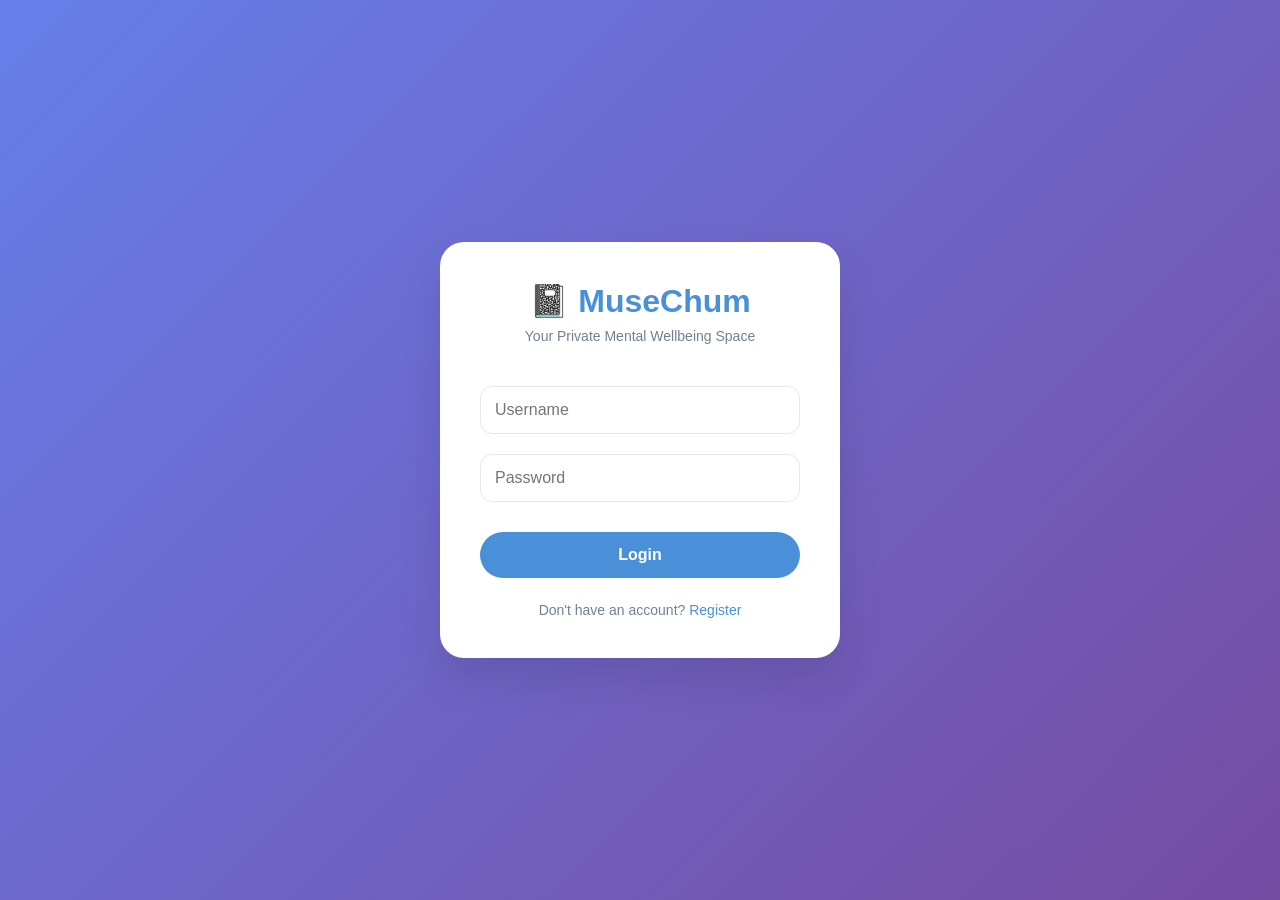
<file: frontend/settings.html>
<!DOCTYPE html>
<html lang="en">
<head>
    <meta charset="UTF-8">
    <meta name="viewport" content="width=device-width, initial-scale=1.0">
    <title>MuseChum - Settings</title>
    <link href="https://fonts.googleapis.com/css2?family=Quicksand:wght@300;400;500;600;700&display=swap" rel="stylesheet">
    <link rel="stylesheet" href="css/style.css">
    <style>
        .settings-section {
            background: var(--card-warm);
            border-radius: 24px;
            padding: 24px;
            margin-bottom: 24px;
        }
        .settings-section h3 {
            margin-bottom: 16px;
            color: var(--text-soft);
        }
        .danger-zone {
            border: 2px solid #E8A598;
            background: #FFF5F5;
        }
        .danger-zone h3 {
            color: #E53E3E;
        }
        .delete-btn {
            background: #E53E3E;
            margin-top: 16px;
        }
        .delete-btn:hover {
            background: #C53030;
        }
        .info-text {
            color: var(--text-light);
            font-size: 14px;
            margin-bottom: 16px;
        }
        /* Modal styles */
        .modal {
            display: none;
            position: fixed;
            top: 0;
            left: 0;
            width: 100%;
            height: 100%;
            background: rgba(0,0,0,0.5);
            justify-content: center;
            align-items: center;
            z-index: 2000;
        }
        .modal.active {
            display: flex;
        }
        .modal-content {
            background: white;
            border-radius: 24px;
            padding: 32px;
            max-width: 400px;
            text-align: center;
        }
        .modal-buttons {
            display: flex;
            gap: 12px;
            margin-top: 24px;
        }
        .modal-buttons button {
            flex: 1;
        }
        .btn-cancel {
            background: #A0AEC0;
        }
        .btn-confirm {
            background: #E53E3E;
        }
    </style>
</head>
<body>
    <div class="container">
        <div class="header">
            <h1>📓 MuseChum</h1>
            <div class="nav-links">
                <a href="dashboard.html">Dashboard</a>
                <a href="journal.html">Journal</a>
                <a href="chat.html">Chat</a>
                <a href="mood.html">Wellbeing</a>
                <a href="settings.html" class="active">Settings</a>
                <a href="#" onclick="logout()" style="color: #E8A598;">Logout</a>
            </div>
        </div>

        <!-- Account Info -->
        <div class="settings-section">
            <h3>📋 Account Information</h3>
            <p><strong>Username:</strong> <span id="username"></span></p>
            <p><strong>Member since:</strong> <span id="memberSince"></span></p>
        </div>

        <!-- Chat Management -->
        <div class="settings-section">
            <h3>💬 Chat Management</h3>
            <p class="info-text">Manage your chat conversations. You can export or delete your chat history.</p>
            <button id="manageChatsBtn" style="background: #9CAF88;">Manage Chat History</button>
        </div>

        <!-- Danger Zone -->
        <div class="settings-section danger-zone">
            <h3>⚠️ Danger Zone</h3>
            <p class="info-text">Once you delete your account, there is no going back. All your journals, moods, and chat history will be permanently deleted.</p>
            <button id="deleteAccountBtn" class="delete-btn">Delete Account</button>
        </div>
    </div>

    <!-- Confirmation Modal -->
    <div id="deleteModal" class="modal">
        <div class="modal-content">
            <h3>⚠️ Delete Account</h3>
            <p>Are you absolutely sure? This will permanently delete:</p>
            <ul style="text-align: left; margin: 16px 0; padding-left: 20px;">
                <li>All your journal entries</li>
                <li>All your mood logs</li>
                <li>All your chat conversations</li>
                <li>Your account information</li>
            </ul>
            <p>This action cannot be undone.</p>
            <div class="modal-buttons">
                <button class="btn-cancel" id="cancelDeleteBtn">Cancel</button>
                <button class="btn-confirm" id="confirmDeleteBtn">Delete</button>
            </div>
        </div>
    </div>

    <script src="js/api.js"></script>
    <script src="js/auth.js"></script>
    <script src="js/settings.js"></script>
</body>
</html>
</file>
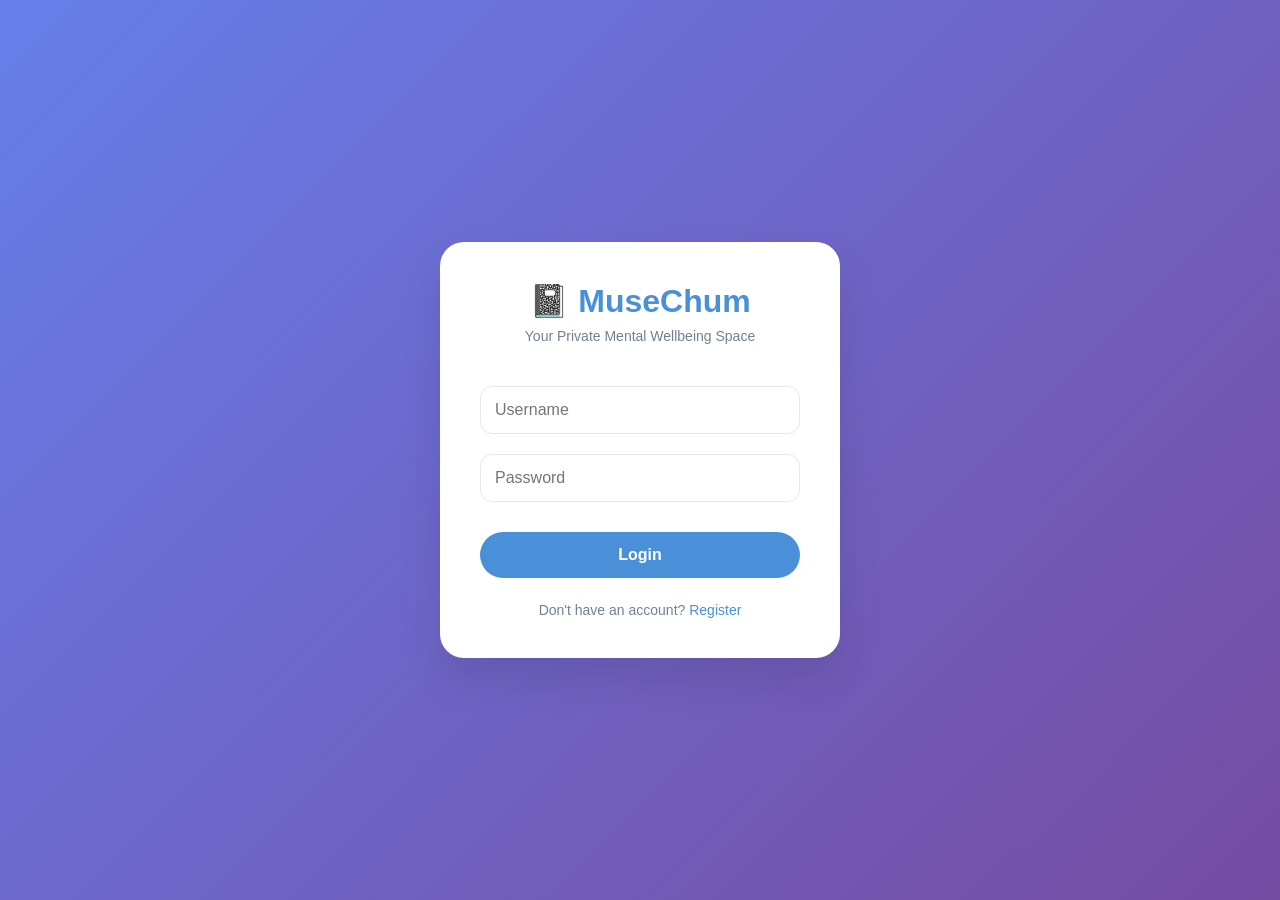
<file: frontend/wellbeing-history.html>
<!DOCTYPE html>
<html lang="en">
<head>
    <meta charset="UTF-8">
    <meta name="viewport" content="width=device-width, initial-scale=1.0">
    <title>MuseChum - Wellbeing History</title>
    <link href="https://fonts.googleapis.com/css2?family=Quicksand:wght@300;400;500;600;700&display=swap" rel="stylesheet">
    <link rel="stylesheet" href="css/style.css">
    <style>
        .history-item {
            display: flex;
            justify-content: space-between;
            align-items: center;
            padding: 16px;
            border-bottom: 1px solid #F0E6D6;
        }
        .history-category {
            padding: 4px 12px;
            border-radius: 20px;
            font-size: 12px;
        }
        .category-excellent { background: #48BB78; color: white; }
        .category-good { background: #9CAF88; color: white; }
        .category-moderate { background: #ECC94B; color: #5C4B3A; }
        .category-concerning { background: #ED8936; color: white; }
        .category-critical { background: #E53E3E; color: white; }
        .back-link {
            display: inline-block;
            margin-bottom: 20px;
            color: var(--accent-sage);
            text-decoration: none;
        }
    </style>
</head>
<body>
    <div class="container">
        <div class="header">
            <h1>📓 MuseChum</h1>
            <div class="nav-links">
                <a href="dashboard.html">Dashboard</a>
                <a href="journal.html">Journal</a>
                <a href="chat.html">Chat</a>
                <a href="mood.html">Wellbeing</a>
                <a href="settings.html">Settings</a>
                <a href="#" onclick="logout()" style="color: #E8A598;">Logout</a>
            </div>
        </div>

        <a href="mood.html" class="back-link">← Back to Mood & Wellbeing</a>

        <div class="card">
            <h2>📊 Full Wellbeing History</h2>
            <div id="historyContainer">
                <div class="loading">Loading...</div>
            </div>
        </div>
    </div>

    <script src="js/api.js"></script>
    <script src="js/auth.js"></script>
    <script src="js/wellbeing-history.js"></script>
</body>
</html>
</file>
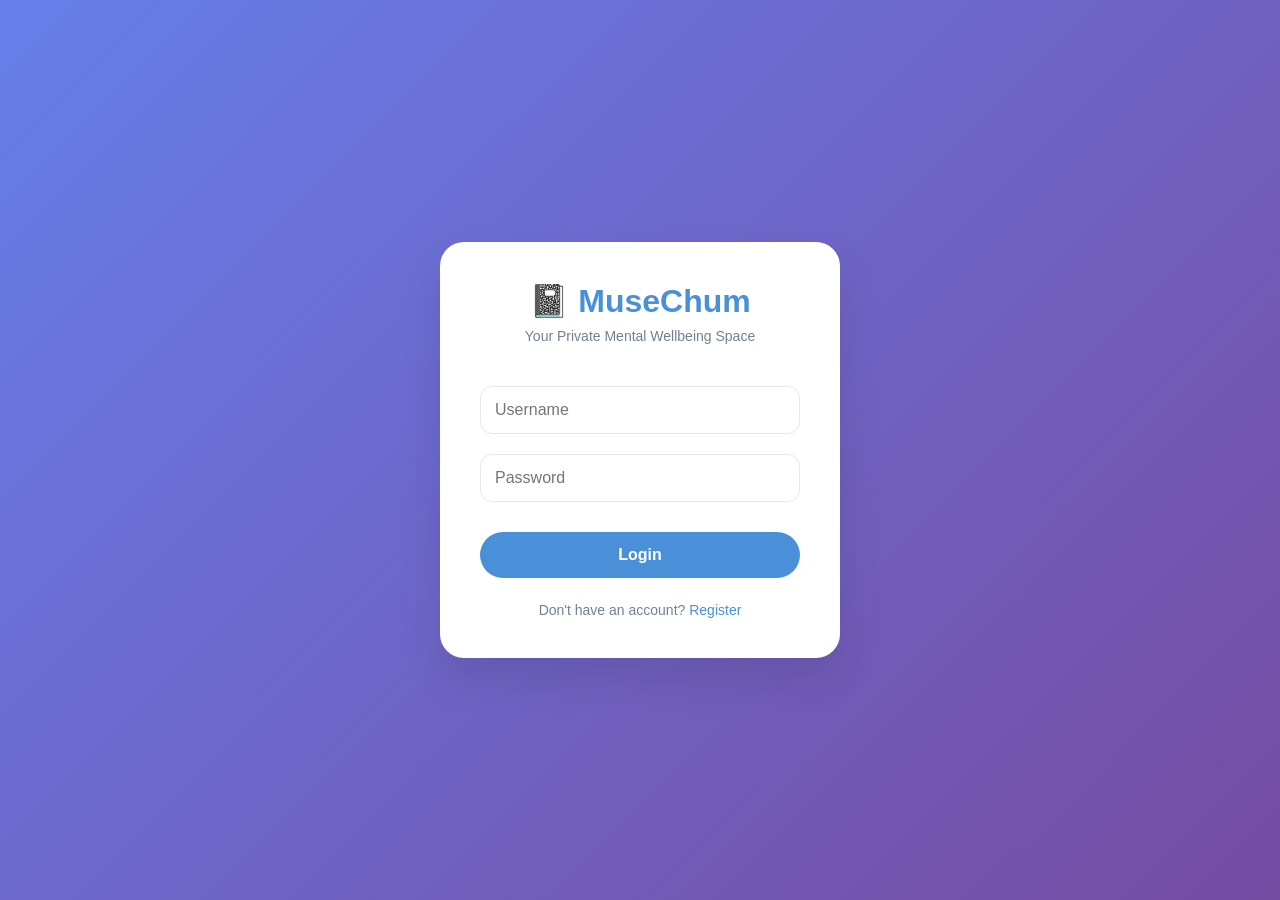
<file: frontend/wellbeing-results.html>
<!DOCTYPE html>
<html lang="en">
<head>
    <meta charset="UTF-8">
    <meta name="viewport" content="width=device-width, initial-scale=1.0">
    <title>MuseChum - Wellbeing Results</title>
    <link href="https://fonts.googleapis.com/css2?family=Quicksand:wght@300;400;500;600;700&display=swap" rel="stylesheet">
    <link rel="stylesheet" href="css/style.css">
    <style>
        .score-circle {
            width: 150px;
            height: 150px;
            border-radius: 50%;
            display: flex;
            flex-direction: column;
            justify-content: center;
            align-items: center;
            margin: 20px auto;
            background: var(--card-warm);
            box-shadow: var(--shadow-soft);
        }
        .score-number {
            font-size: 48px;
            font-weight: 700;
            color: var(--text-soft);
        }
        .tips-list {
            list-style: none;
            padding: 0;
            margin-top: 20px;
        }
        .tips-list li {
            padding: 14px 18px;
            margin: 8px 0;
            background: #F0E6D6;
            border-radius: 16px;
            color: var(--text-soft);
            line-height: 1.4;
        }
        .action-buttons {
            display: flex;
            gap: 12px;
            margin-top: 30px;
            flex-wrap: wrap;
        }
        .action-buttons button {
            flex: 1;
            min-width: 120px;
        }
        .category-badge {
            display: inline-block;
            padding: 6px 16px;
            border-radius: 30px;
            font-size: 14px;
            font-weight: 600;
            margin-top: 10px;
        }
        .back-link {
            display: inline-block;
            margin-bottom: 20px;
            color: var(--accent-sage);
            text-decoration: none;
            font-weight: 500;
        }
    </style>
</head>
<body>
    <div class="container">
        <div class="header">
            <h1>📓 MuseChum</h1>
            <div class="nav-links">
                <a href="dashboard.html">Dashboard</a>
                <a href="journal.html">Journal</a>
                <a href="chat.html">Chat</a>
                <a href="mood.html">Wellbeing</a>
                <a href="settings.html">Settings</a>
                <a href="#" onclick="logout()" style="color: #E8A598;">Logout</a>
            </div>
        </div>

        <a href="mood.html" class="back-link">← Back to Mood & Wellbeing</a>

        <div id="resultsContainer" class="card">
            <div class="loading">Loading your results...</div>
        </div>
    </div>

    <script src="js/api.js"></script>
    <script src="js/auth.js"></script>
    <script src="js/wellbeing-results.js"></script>
</body>
</html>
</file>
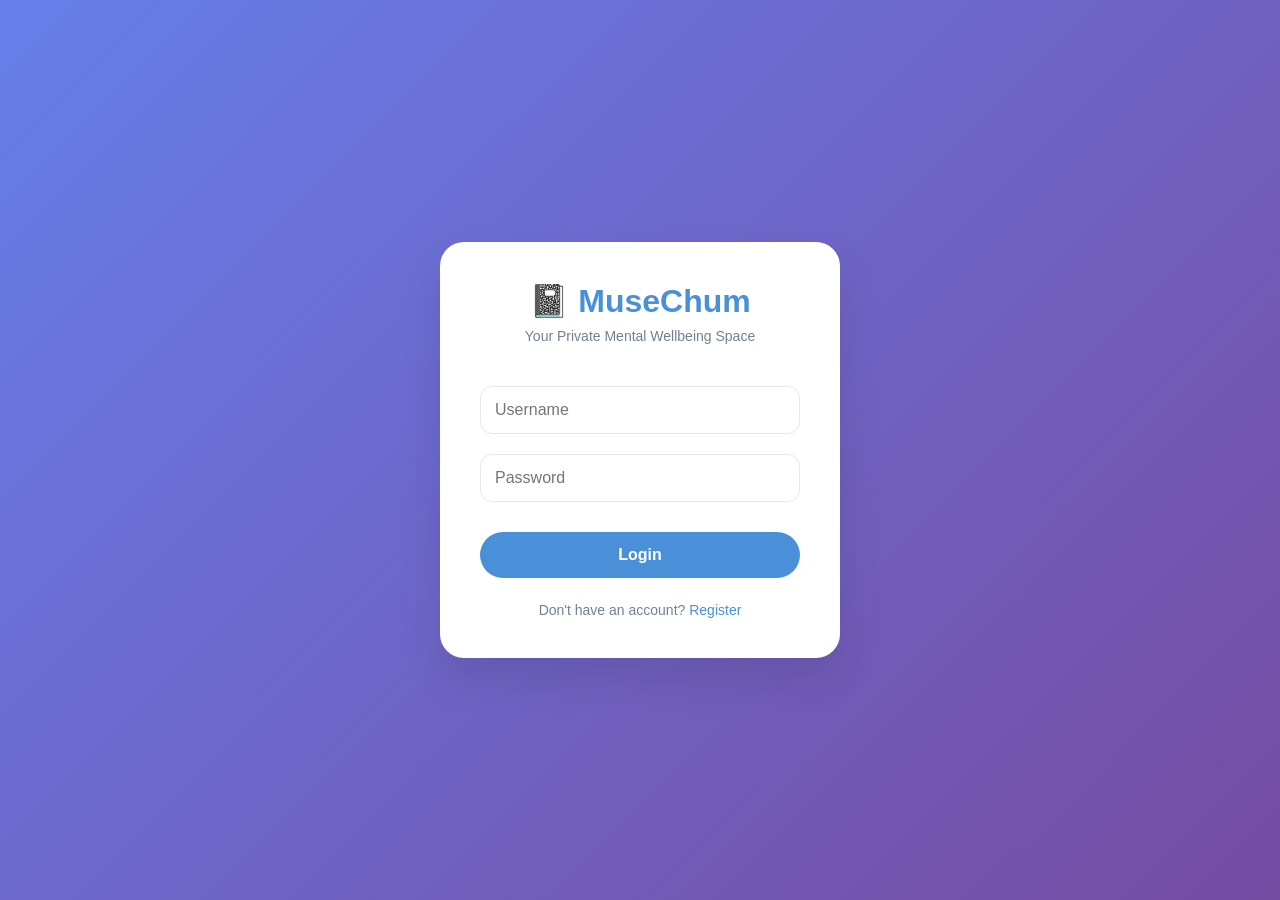
<file: frontend/wellbeing.html>
<!DOCTYPE html>
<html lang="en">
<head>
    <meta charset="UTF-8">
    <meta name="viewport" content="width=device-width, initial-scale=1.0">
    <title>MuseChum - Wellbeing Assessment</title>
    <link href="https://fonts.googleapis.com/css2?family=Quicksand:wght@300;400;500;600;700&display=swap" rel="stylesheet">
    <link rel="stylesheet" href="css/style.css">
    <style>
        .question-card {
            background: var(--card-warm);
            border-radius: 24px;
            padding: 24px;
            margin-bottom: 20px;
            box-shadow: var(--shadow-soft);
        }
        .question-text {
            font-size: 18px;
            font-weight: 500;
            margin-bottom: 20px;
            color: var(--text-soft);
            line-height: 1.4;
        }
        .scale {
            display: flex;
            justify-content: space-between;
            gap: 12px;
            margin: 16px 0;
        }
        .scale-option {
            flex: 1;
            text-align: center;
            padding: 12px 8px;
            border-radius: 60px;
            cursor: pointer;
            transition: all 0.3s ease;
            background: #F0E6D6;
            color: var(--text-soft);
            font-weight: 500;
        }
        .scale-option:hover {
            background: var(--accent-honey);
            transform: scale(1.02);
        }
        .scale-option.selected {
            background: var(--accent-sage);
            color: white;
            transform: scale(1.02);
            box-shadow: 0 2px 8px rgba(156, 175, 136, 0.3);
        }
        .scale-labels {
            display: flex;
            justify-content: space-between;
            margin-top: 8px;
            font-size: 12px;
            color: var(--text-light);
        }
        .scale-label-left {
            text-align: left;
        }
        .scale-label-right {
            text-align: right;
        }
        .submit-btn {
            margin-top: 24px;
            width: 100%;
        }
        .section-title {
            margin-bottom: 20px;
            color: var(--accent-sage);
        }
        .back-link {
            display: inline-block;
            margin-bottom: 20px;
            color: var(--accent-sage);
            text-decoration: none;
            font-weight: 500;
        }
        .back-link:hover {
            text-decoration: underline;
        }
        .loading {
            text-align: center;
            padding: 40px;
            color: var(--text-light);
        }
    </style>
</head>
<body>
    <div class="container">
        <div class="header">
            <h1>📓 MuseChum</h1>
            <div class="nav-links">
                <a href="dashboard.html">Dashboard</a>
                <a href="journal.html">Journal</a>
                <a href="chat.html">Chat</a>
                <a href="mood.html">Wellbeing</a>
                <a href="settings.html">Settings</a>
                <a href="#" onclick="logout()" style="color: #E8A598;">Logout</a>
            </div>
        </div>

        <a href="mood.html" class="back-link">← Back to Mood & Wellbeing</a>

        <div id="questionsContainer">
            <div class="loading">Loading questions...</div>
        </div>

        <div id="submitSection" style="display: none; margin-top: 20px;">
            <button id="submitBtn" class="submit-btn">Submit Assessment</button>
        </div>
    </div>

    <script src="js/api.js"></script>
    <script src="js/auth.js"></script>
    <script src="js/wellbeing.js"></script>
</body>
</html>
</file>
<file: frontend/css/style.css>
/* CSS code for all the graphical customisations to make it look nice and pleasing */

:root {
    --bg-warm: #FFF8F0;
    --card-warm: #FFFFFF;
    --accent-sage: #9CAF88;
    --accent-terracotta: #E8A598;
    --accent-honey: #F2D5A0;
    --text-soft: #5C4B3A;
    --text-light: #8B7A6B;
    --shadow-soft: 0 8px 30px rgba(0,0,0,0.05);
    --shadow-hover: 0 12px 40px rgba(0,0,0,0.08);
    --gradient-warm: linear-gradient(135deg, #FFF8F0 0%, #FDF4E3 100%);
}

* {
    margin: 0;
    padding: 0;
    box-sizing: border-box;
}

body {
    font-family: 'Quicksand', -apple-system, BlinkMacSystemFont, 'Segoe UI', Roboto, sans-serif;
    background: var(--gradient-warm);
    min-height: 100vh;
    padding: 20px;
    color: var(--text-soft);
}


.container {
    max-width: 800px;
    margin: 0 auto;
    animation: fadeInUp 0.5s ease-out;
}


.header {
    background: var(--card-warm);
    border-radius: 60px;
    padding: 16px 28px;
    margin-bottom: 24px;
    display: flex;
    justify-content: space-between;
    align-items: center;
    box-shadow: var(--shadow-soft);
    backdrop-filter: blur(10px);
    transition: all 0.3s ease;
}

.header:hover {
    box-shadow: var(--shadow-hover);
}

.header h1 {
    font-size: 26px;
    font-weight: 600;
    background: linear-gradient(135deg, var(--accent-sage) 0%, var(--accent-terracotta) 100%);
    -webkit-background-clip: text;
    background-clip: text;
    color: transparent;
}

.nav-links a {
    color: var(--text-light);
    text-decoration: none;
    margin-left: 28px;
    font-weight: 500;
    transition: all 0.3s ease;
    position: relative;
}

.nav-links a:hover {
    color: var(--accent-sage);
}

.nav-links a.active {
    color: var(--accent-sage);
    font-weight: 600;
}

.nav-links a.active::after {
    content: '';
    position: absolute;
    bottom: -8px;
    left: 0;
    width: 100%;
    height: 3px;
    background: var(--accent-sage);
    border-radius: 3px;
    animation: slideIn 0.3s ease;
}

.logout-link {
    color: var(--accent-terracotta) !important;
}


.card, .create-card, .entries-list, .mood-stats, .mood-list, .chat-container {
    background: var(--card-warm);
    border-radius: 32px;
    padding: 28px;
    margin-bottom: 24px;
    box-shadow: var(--shadow-soft);
    transition: all 0.3s ease;
    border: 1px solid rgba(156, 175, 136, 0.1);
}

.toast {
    position: fixed;
    bottom: 20px;
    right: 20px;
    background: white;
    border-radius: 12px;
    padding: 16px 20px;
    display: flex;
    align-items: center;
    gap: 12px;
    box-shadow: 0 4px 20px rgba(0,0,0,0.15);
    z-index: 10000;
    animation: slideIn 0.3s ease;
    max-width: 350px;
}

.toast-success {
    border-left: 4px solid #9CAF88;
}
.toast-error {
    border-left: 4px solid #E53E3E;
}
.toast-info {
    border-left: 4px solid #4A90D9;
}

.toast-icon {
    font-size: 20px;
}

.toast-message {
    flex: 1;
    font-size: 14px;
    color: #5C4B3A;
}

.toast-close {
    cursor: pointer;
    font-size: 20px;
    color: #A0AEC0;
}

.toast.fade-out {
    animation: fadeOut 0.3s ease forwards;
}

@keyframes slideIn {
    from {
        transform: translateX(100%);
        opacity: 0;
    }
    to {
        transform: translateX(0);
        opacity: 1;
    }
}

@keyframes fadeOut {
    from {
        opacity: 1;
    }
    to {
        opacity: 0;
        visibility: hidden;
    }
}

.card:hover, .create-card:hover, .entries-list:hover {
    transform: translateY(-4px);
    box-shadow: var(--shadow-hover);
}

.breathing-card {
    background: linear-gradient(135deg, #FDF8F0 0%, #FFF5E8 100%);
    border-radius: 24px;
    padding: 20px;
    margin-bottom: 24px;
    text-align: center;
    cursor: pointer;
    transition: all 0.3s ease;
    border: 2px solid rgba(156, 175, 136, 0.2);
}

.breathing-card:hover {
    transform: translateY(-4px);
    border-color: var(--accent-sage);
    box-shadow: var(--shadow-hover);
}

.breathing-icon {
    font-size: 40px;
    margin-bottom: 8px;
}

.breathing-text {
    font-weight: 600;
    color: var(--text-soft);
    font-size: 16px;
}

.breathing-sub {
    font-size: 12px;
    color: var(--text-light);
    margin-top: 4px;
}

/* Breathing Modal */
.breathing-modal {
    display: none;
    position: fixed;
    top: 0;
    left: 0;
    width: 100%;
    height: 100%;
    background: rgba(0,0,0,0.7);
    justify-content: center;
    align-items: center;
    z-index: 2000;
}

.breathing-modal.active {
    display: flex;
}

.breathing-circle {
    width: 250px;
    height: 250px;
    background: linear-gradient(135deg, #9CAF88 0%, #8BAF78 100%);
    border-radius: 50%;
    display: flex;
    justify-content: center;
    align-items: center;
    flex-direction: column;
    animation: breathe 8s ease-in-out infinite;
    color: white;
    text-align: center;
    box-shadow: 0 10px 30px rgba(0,0,0,0.3);
}

.breathing-circle div:first-child {
    font-size: 24px;
    font-weight: bold;
    margin-bottom: 10px;
}

.breathing-circle div:last-child {
    font-size: 14px;
    opacity: 0.9;
}

@keyframes breathe {
    0%, 100% { transform: scale(1); }
    50% { transform: scale(1.2); }
}


button, .save-btn, .btn-chat {
    background: linear-gradient(135deg, var(--accent-sage) 0%, #8BAF78 100%);
    color: white;
    border: none;
    padding: 12px 28px;
    border-radius: 50px;
    font-size: 16px;
    font-weight: 600;
    cursor: pointer;
    transition: all 0.3s ease;
    box-shadow: 0 2px 8px rgba(156, 175, 136, 0.3);
}

/* Chat message links */
.message-content a {
    color: #9CAF88;
    text-decoration: underline;
}

.message-content a:hover {
    color: #8BAF78;
    text-decoration: none;
}


.message.bot .message-content a {
    color: #6B8F5E;
}

.message.user .message-content a {
    color: #FFFFFF;
    text-decoration: underline;
}

button:hover, .save-btn:hover, .btn-chat:hover {
    transform: scale(1.02);
    box-shadow: 0 6px 20px rgba(156, 175, 136, 0.4);
}

button:active {
    transform: scale(0.98);
}

/* Tips list links */
.tips-list li a {
    color: #9CAF88;
    text-decoration: underline;
}

.tips-list li a:hover {
    color: #8BAF78;
    text-decoration: none;
}

/* Scale container */
.scale-container {
    margin: 15px 0;
}

/* Row of number buttons */
.scale {
    display: flex;
    justify-content: space-between;
    gap: 12px;
    margin-bottom: 8px;
}

.scale-option {
    flex: 1;
    text-align: center;
    padding: 12px 0;
    border-radius: 12px;
    cursor: pointer;
    transition: all 0.3s ease;
    background: #F0E6D6;
    color: var(--text-soft);
    font-size: 18px;
    font-weight: bold;
}

.scale-option:hover {
    background: var(--accent-honey);
    transform: scale(1.02);
}

.scale-option.selected {
    background: var(--accent-sage);
    color: white;
}

/* Row of labels - UNDER the boxes */
.scale-labels {
    display: flex;
    justify-content: space-between;
    gap: 12px;
    text-align: center;
    font-size: 11px;
    color: var(--text-light);
    margin-top: 4px;
}

.scale-labels span {
    flex: 1;
    line-height: 1.3;
}

/* Quote Static Box - No Bubble, Clean Border */
.quote-static-box {
    background: transparent;
    border: 1px solid rgba(156, 175, 136, 0.3);
    border-radius: 16px;
    padding: 20px 24px;
    margin: 20px 0 30px 0;
    text-align: center;
    transition: all 0.3s ease;
}

.quote-static-box:hover {
    border-color: var(--accent-sage);
    background: rgba(156, 175, 136, 0.02);
}

.quote-static-box .quote-icon {
    font-size: 24px;
    margin-bottom: 8px;
    opacity: 0.6;
}

.quote-static-box .quote-text {
    font-size: 16px;
    font-style: italic;
    color: var(--text-soft);
    line-height: 1.4;
    margin-bottom: 8px;
}

.quote-static-box .quote-author {
    font-size: 12px;
    color: var(--text-light);
    font-style: normal;
}


.mood-selector {
    display: flex;
    gap: 20px;
    justify-content: center;
    margin: 20px 0;
}

.mood-option {
    font-size: 40px;
    cursor: pointer;
    transition: all 0.3s cubic-bezier(0.34, 1.2, 0.64, 1);
    padding: 8px;
    border-radius: 60px;
    background: rgba(156, 175, 136, 0.1);
}

.mood-option:hover {
    transform: scale(1.2) rotate(8deg);
}

.mood-option.selected {
    background: var(--accent-honey);
    transform: scale(1.1);
    box-shadow: 0 4px 12px rgba(242, 213, 160, 0.4);
}

/* Quick mood row */
.quick-mood {
    display: flex;
    gap: 20px;
    justify-content: center;
    margin: 20px 0;
}

.quick-mood-btn {
    font-size: 48px;
    cursor: pointer;
    transition: all 0.3s cubic-bezier(0.34, 1.2, 0.64, 1);
}

.quick-mood-btn:hover {
    transform: scale(1.15) rotate(5deg);
}

.chat-messages {
    flex: 1;
    overflow-y: auto;
    margin-bottom: 20px;
    padding: 10px;
}

.message {
    margin: 16px 0;
    display: flex;
    animation: fadeInUp 0.3s ease;
}

.message.user {
    justify-content: flex-end;
}

.message.user .message-content {
    background: linear-gradient(135deg, var(--accent-sage) 0%, #8BAF78 100%);
    color: white;
    padding: 12px 20px;
    border-radius: 28px;
    border-bottom-right-radius: 8px;
    max-width: 75%;
    box-shadow: 0 2px 8px rgba(156, 175, 136, 0.2);
}

.message.bot .message-content {
    background: var(--accent-honey);
    color: var(--text-soft);
    padding: 12px 20px;
    border-radius: 28px;
    border-bottom-left-radius: 8px;
    max-width: 75%;
    box-shadow: 0 2px 8px rgba(0,0,0,0.05);
}

.warning-banner {
    background: linear-gradient(135deg, #FDE2E2 0%, #FCE8E8 100%);
    color: var(--accent-terracotta);
    padding: 12px;
    border-radius: 60px;
    text-align: center;
    font-size: 12px;
    margin-bottom: 20px;
    font-weight: 500;
}

.crisis-alert {
    background: linear-gradient(135deg, #FDE2E2 0%, #FCE8E8 100%);
    border: 2px solid var(--accent-terracotta);
    border-radius: 24px;
    padding: 16px;
    margin-top: 16px;
    color: #C2786B;
    font-size: 13px;
    text-align: center;
    animation: pulse 2s infinite;
}

input, textarea {
    width: 100%;
    padding: 14px 18px;
    border: 2px solid #F0E6D6;
    border-radius: 60px;
    font-family: inherit;
    font-size: 15px;
    transition: all 0.3s ease;
    background: white;
}

input:focus, textarea:focus {
    outline: none;
    border-color: var(--accent-sage);
    box-shadow: 0 0 0 4px rgba(156, 175, 136, 0.1);
}

textarea {
    border-radius: 28px;
    resize: vertical;
}

.entry {
    border-bottom: 1px solid #F0E6D6;
    padding: 20px;
    margin-bottom: 12px;
    transition: all 0.3s ease;
    border-radius: 20px;
}

.entry:hover {
    background: rgba(156, 175, 136, 0.05);
    transform: translateX(4px);
}

.entry-mood {
    font-size: 28px;
}

.entry-date {
    color: var(--text-light);
    font-size: 12px;
}

.delete-btn {
    color: var(--accent-terracotta);
    cursor: pointer;
    font-size: 12px;
    margin-left: 12px;
    transition: all 0.2s ease;
}

.delete-btn:hover {
    color: #C2786B;
    transform: scale(1.05);
}

.quick-links {
    display: grid;
    grid-template-columns: repeat(auto-fit, minmax(140px, 1fr));
    gap: 20px;
    margin-top: 20px;
}

.quick-link-card {
    background: white;
    padding: 28px 20px;
    text-align: center;
    border-radius: 32px;
    text-decoration: none;
    color: var(--text-soft);
    transition: all 0.3s cubic-bezier(0.34, 1.2, 0.64, 1);
    box-shadow: var(--shadow-soft);
    border: 1px solid rgba(156, 175, 136, 0.1);
}

.quick-link-card:hover {
    transform: translateY(-8px);
    box-shadow: var(--shadow-hover);
}

.quick-link-card .icon {
    font-size: 48px;
    display: block;
    margin-bottom: 12px;
    transition: transform 0.3s ease;
}

.quick-link-card:hover .icon {
    transform: scale(1.1);
}


.quote-box {
    background: linear-gradient(135deg, #FDF8F0 0%, #FFF5E8 100%);
    padding: 20px;
    border-radius: 28px;
    margin-bottom: 24px;
    text-align: center;
    border-left: 4px solid var(--accent-sage);
}

.quote-text {
    font-style: italic;
    font-size: 16px;
    color: var(--text-soft);
}

.quote-author {
    font-size: 12px;
    color: var(--text-light);
    margin-top: 8px;
}


.toast {
    position: fixed;
    bottom: 30px;
    right: 30px;
    background: var(--accent-sage);
    color: white;
    padding: 14px 28px;
    border-radius: 60px;
    font-size: 14px;
    z-index: 1000;
    animation: slideInRight 0.4s cubic-bezier(0.34, 1.2, 0.64, 1);
    box-shadow: var(--shadow-hover);
}


.floating {
    animation: float 6s ease-in-out infinite;
}

@keyframes float {
    0% {
        transform: translateY(0px);
    }
    50% {
        transform: translateY(-10px);
    }
    100% {
        transform: translateY(0px);
    }
}


@keyframes gentlePulse {
    0% {
        box-shadow: 0 0 0 0 rgba(156, 175, 136, 0.4);
    }
    70% {
        box-shadow: 0 0 0 12px rgba(156, 175, 136, 0);
    }
    100% {
        box-shadow: 0 0 0 0 rgba(156, 175, 136, 0);
    }
}

.mood-option.selected {
    animation: gentlePulse 1.5s ease-out;
}

.toast.error {
    background: var(--accent-terracotta);
}


@keyframes fadeInUp {
    from {
        opacity: 0;
        transform: translateY(30px);
    }
    to {
        opacity: 1;
        transform: translateY(0);
    }
}

@keyframes slideInRight {
    from {
        transform: translateX(100%);
        opacity: 0;
    }
    to {
        transform: translateX(0);
        opacity: 1;
    }
}

@keyframes pulse {
    0%, 100% {
        opacity: 1;
    }
    50% {
        opacity: 0.8;
    }
}

@keyframes bounce {
    0%, 100% {
        transform: translateY(0);
    }
    50% {
        transform: translateY(-5px);
    }
}

::-webkit-scrollbar {
    width: 8px;
}

::-webkit-scrollbar-track {
    background: #F0E6D6;
    border-radius: 10px;
}

::-webkit-scrollbar-thumb {
    background: var(--accent-sage);
    border-radius: 10px;
}

::-webkit-scrollbar-thumb:hover {
    background: #8BAF78;
}


@media (max-width: 600px) {
    body {
        padding: 12px;
    }
    
    .header {
        flex-direction: column;
        gap: 12px;
        border-radius: 40px;
    }
    
    .nav-links a {
        margin: 0 12px;
    }
    
    .card, .create-card, .entries-list {
        padding: 20px;
    }
    
    .mood-option {
        font-size: 32px;
    }
}
</file>
